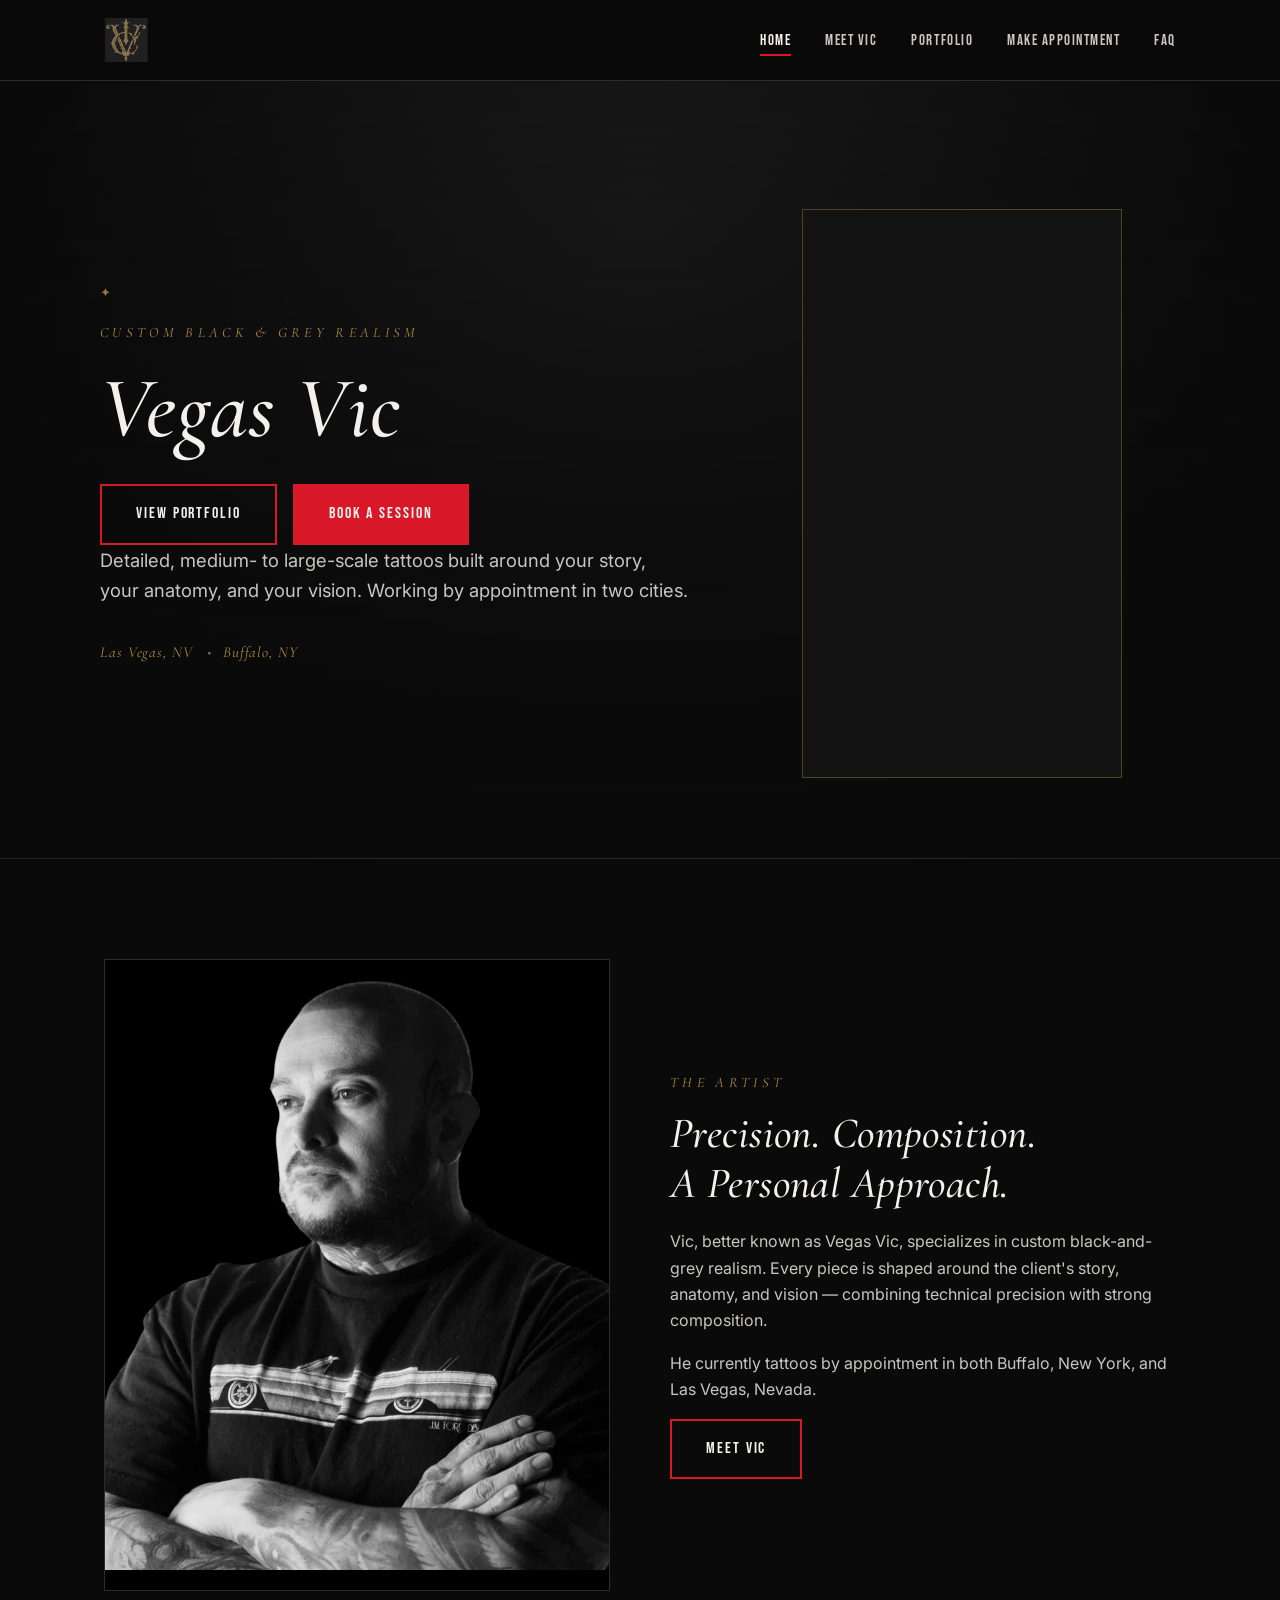
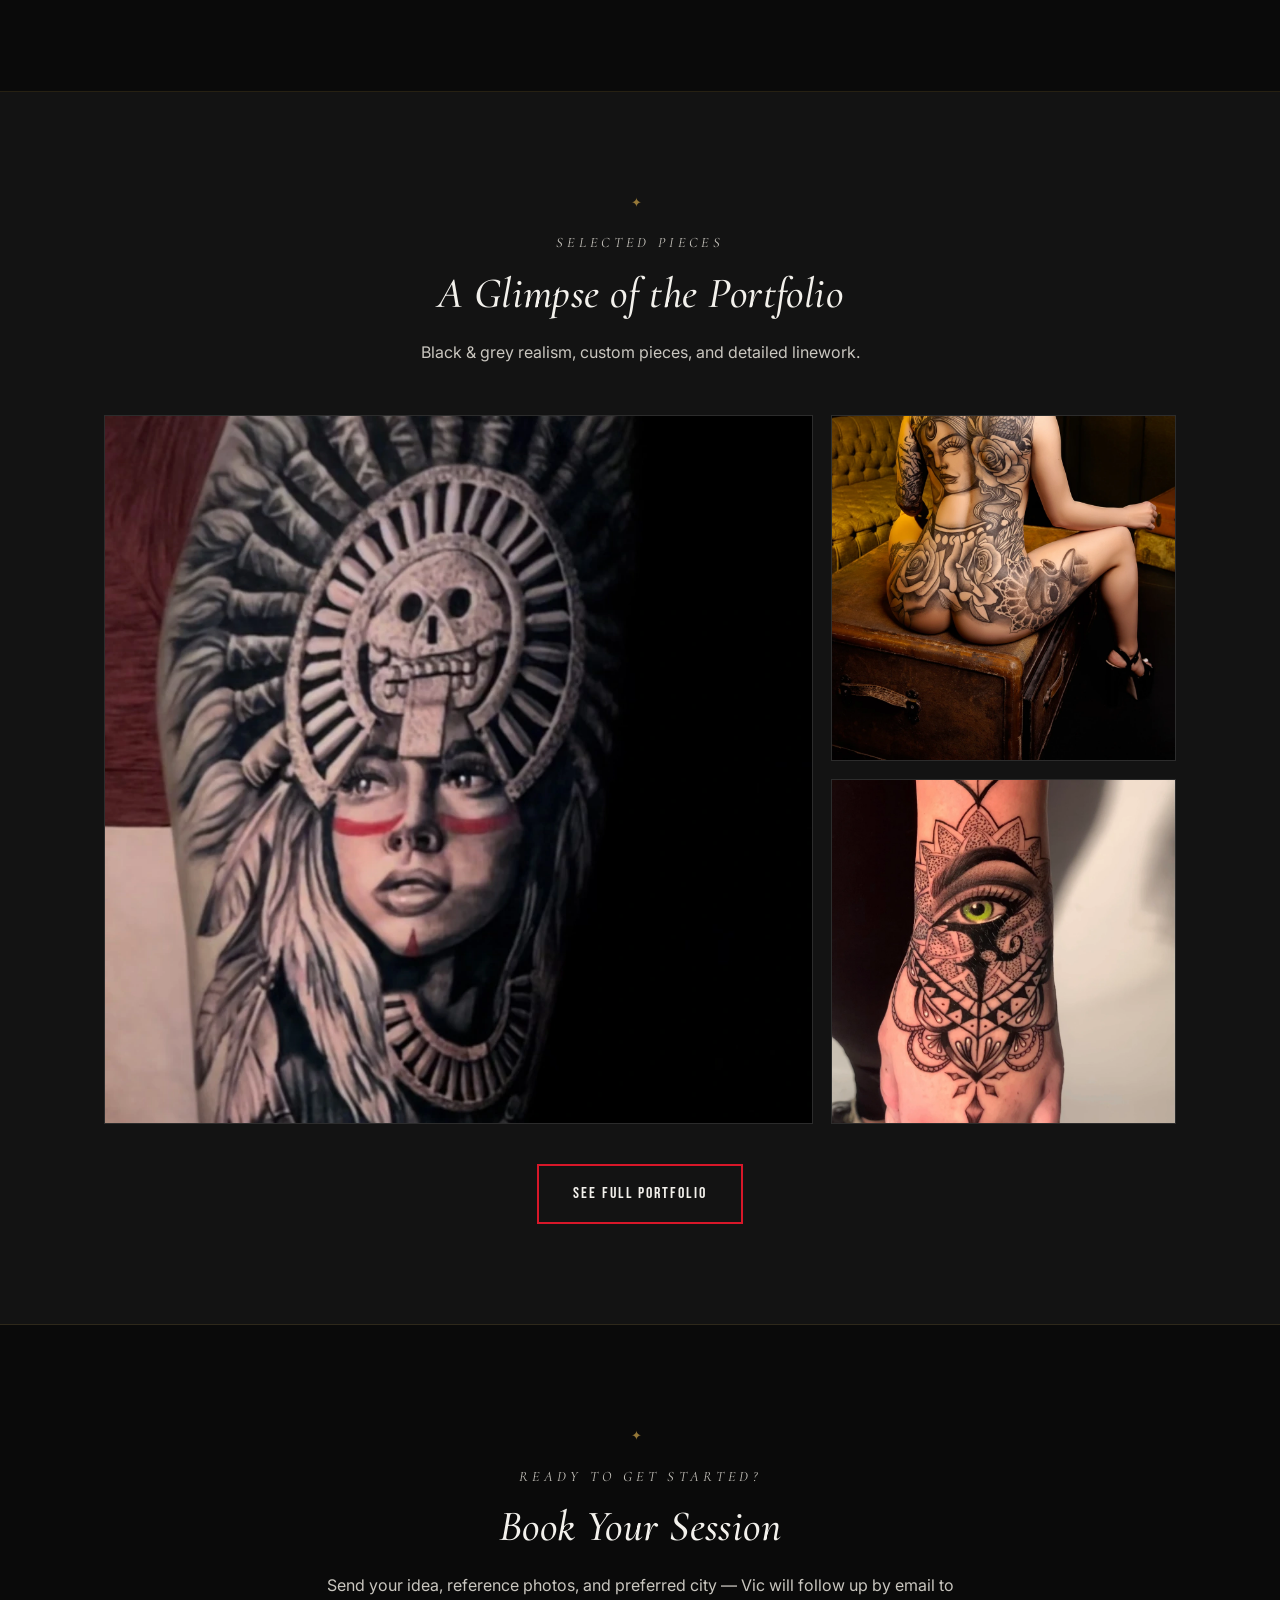
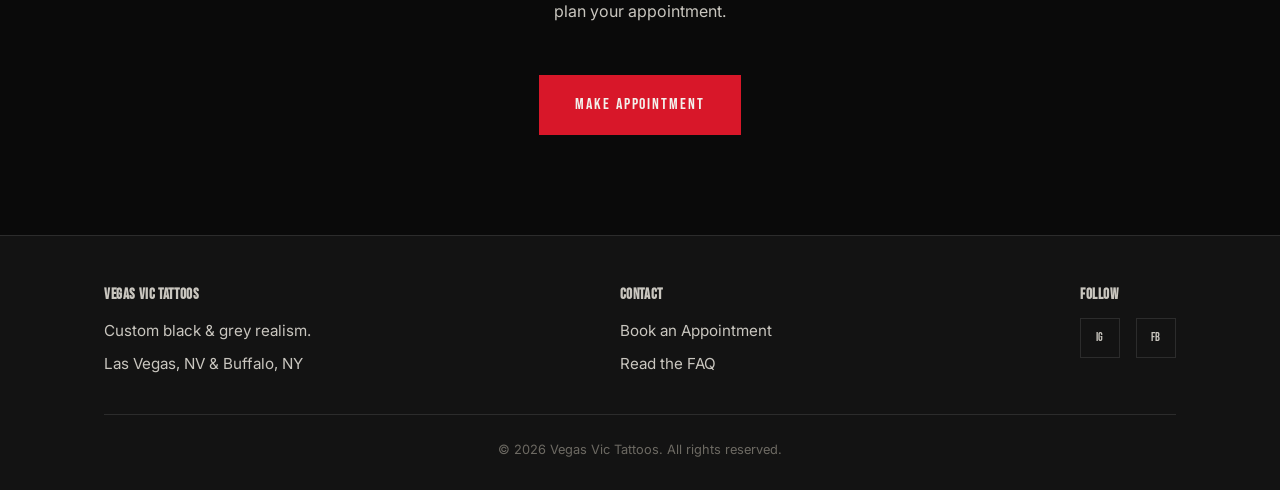
<file: index.html>
<!doctype html>
<html lang="en">
<head>
<meta charset="utf-8">
<meta name="viewport" content="width=device-width, initial-scale=1">
<title>Vegas Vic Tattoos | Custom Black &amp; Grey Realism — Las Vegas &amp; Buffalo</title>
<meta name="description" content="Vegas Vic — custom black-and-grey realism tattoo artist working by appointment in Las Vegas, NV and Buffalo, NY.">
<link rel="canonical" href="https://www.vegasvictattoos.com/">
<meta property="og:type" content="website">
<meta property="og:site_name" content="Vegas Vic Tattoos">
<meta property="og:title" content="Vegas Vic Tattoos | Custom Black & Grey Realism">
<meta property="og:description" content="Vegas Vic — custom black-and-grey realism tattoo artist working by appointment in Las Vegas, NV and Buffalo, NY.">
<meta property="og:url" content="https://www.vegasvictattoos.com/">
<meta property="og:image" content="https://www.vegasvictattoos.com/images/og-image.jpg">
<meta name="twitter:card" content="summary_large_image">
<meta name="twitter:title" content="Vegas Vic Tattoos | Custom Black & Grey Realism">
<meta name="twitter:description" content="Vegas Vic — custom black-and-grey realism tattoo artist working by appointment in Las Vegas, NV and Buffalo, NY.">
<meta name="twitter:image" content="https://www.vegasvictattoos.com/images/og-image.jpg">
<link rel="icon" type="image/png" href="favicon-32.png">
<link rel="icon" type="image/png" sizes="512x512" href="favicon-512.png">
<link rel="apple-touch-icon" href="apple-touch-icon.png">
<link rel="preconnect" href="https://fonts.googleapis.com">
<link rel="preconnect" href="https://fonts.gstatic.com" crossorigin>
<link href="https://fonts.googleapis.com/css2?family=Bebas+Neue&family=Cormorant+Garamond:ital,wght@0,400;0,500;0,600;1,400;1,500;1,600&family=Inter:wght@400;500;600&display=swap" rel="stylesheet">
<link rel="stylesheet" href="style.css">
<script type="application/ld+json">
{
  "@context": "https://schema.org",
  "@type": "LocalBusiness",
  "name": "Vegas Vic Tattoos",
  "image": "https://www.vegasvictattoos.com/images/og-image.jpg",
  "url": "https://www.vegasvictattoos.com/",
  "email": "vegasvictattoos@gmail.com",
  "description": "Custom black-and-grey realism tattoo artist working by appointment in Las Vegas, NV and Buffalo, NY.",
  "priceRange": "$750-$1500",
  "areaServed": [
    { "@type": "City", "name": "Las Vegas, NV" },
    { "@type": "City", "name": "Buffalo, NY" }
  ],
  "sameAs": [
    "https://www.instagram.com/vegasvic_tattoos/",
    "https://www.facebook.com/profile.php?id=100070552852035"
  ]
}
</script>
</head>
<body>

<header class="site-header">
  <div class="nav-wrap">
    <a href="index.html" class="logo"><img src="VEGASVICLOGO.webp" alt="Vegas Vic Tattoos" class="logo-img"></a>
    <button class="nav-toggle" aria-label="Toggle menu"><span></span><span></span><span></span></button>
    <nav class="main-nav">
      <ul>
        <li><a href="index.html" class="active">Home</a></li>
        <li><a href="meet-vic.html">Meet Vic</a></li>
        <li><a href="portfolio.html">Portfolio</a></li>
        <li><a href="appointment.html">Make Appointment</a></li>
        <li><a href="faq.html">FAQ</a></li>
      </ul>
    </nav>
  </div>
</header>

<main>

<section class="hero">
  <div class="hero-split">
    <div class="hero-text">
      <span class="ornament"></span>
      <p class="eyebrow">Custom Black &amp; Grey Realism</p>
      <h1>Vegas Vic</h1>
      <div class="btn-row">
        <a href="portfolio.html" class="btn">View Portfolio</a>
        <a href="appointment.html" class="btn btn-solid">Book a Session</a>
      </div>
      <p class="lede">Detailed, medium- to large-scale tattoos built around your story, your anatomy, and your vision. Working by appointment in two cities.</p>
      <div class="cities">
        <span class="city-badge">Las Vegas, NV</span>
        <span class="city-badge">Buffalo, NY</span>
      </div>
    </div>
    <div class="reel-frame">
      <video src="homepage-video.mp4" autoplay muted loop playsinline></video>
    </div>
  </div>
</section>

<section>
  <div class="container two-col">
    <div class="img-frame reveal">
      <img src="VIC_SELFIE.webp" alt="Vic, aka Vegas Vic, tattoo artist">
    </div>
    <div class="reveal">
      <p class="eyebrow">The Artist</p>
      <h2>Precision. Composition.<br>A Personal Approach.</h2>
      <p>Vic, better known as Vegas Vic, specializes in custom black-and-grey realism. Every piece is shaped around the client's story, anatomy, and vision — combining technical precision with strong composition.</p>
      <p>He currently tattoos by appointment in both Buffalo, New York, and Las Vegas, Nevada.</p>
      <a href="meet-vic.html" class="btn">Meet Vic</a>
    </div>
  </div>
</section>

<section class="section-alt">
  <div class="container">
    <div class="section-head reveal">
      <span class="ornament"></span>
      <p class="eyebrow">Selected Pieces</p>
      <h2>A Glimpse of the Portfolio</h2>
      <p>Black &amp; grey realism, custom pieces, and detailed linework.</p>
    </div>
    <div class="portfolio-grid reveal">
      <div class="img-frame"><img src="Homepage_1.webp" alt="Black and grey realism tattoo by Vegas Vic"></div>
      <div class="img-frame"><img src="Homepage_2.webp" alt="Custom tattoo piece by Vegas Vic"></div>
      <div class="img-frame"><img src="Homepage_3.webp" alt="Black and grey mandala hand tattoo by Vegas Vic"></div>
    </div>
    <div style="text-align:center; margin-top:40px;">
      <a href="portfolio.html" class="btn">See Full Portfolio</a>
    </div>
  </div>
</section>

<section>
  <div class="container">
    <div class="section-head reveal">
      <span class="ornament"></span>
      <p class="eyebrow">Ready to Get Started?</p>
      <h2>Book Your Session</h2>
      <p>Send your idea, reference photos, and preferred city — Vic will follow up by email to plan your appointment.</p>
    </div>
    <div style="text-align:center;">
      <a href="appointment.html" class="btn btn-solid">Make Appointment</a>
    </div>
  </div>
</section>

</main>

<footer class="site-footer">
  <div class="container">
    <div class="footer-inner">
      <div class="footer-col">
        <h4>Vegas Vic Tattoos</h4>
        <p>Custom black &amp; grey realism.</p>
        <p>Las Vegas, NV &amp; Buffalo, NY</p>
      </div>
      <div class="footer-col">
        <h4>Contact</h4>
        <a href="appointment.html">Book an Appointment</a>
        <a href="faq.html">Read the FAQ</a>
      </div>
      <div class="footer-col">
        <h4>Follow</h4>
        <div class="social-row">
          <a href="https://www.instagram.com/vegasvic_tattoos/" target="_blank" rel="noopener">IG</a>
          <a href="https://www.facebook.com/profile.php?id=100070552852035" target="_blank" rel="noopener">FB</a>
        </div>
      </div>
    </div>
    <div class="footer-bottom">&copy; 2026 Vegas Vic Tattoos. All rights reserved.</div>
  </div>
</footer>

<script src="script.js"></script>
</body>
</html>
</file>
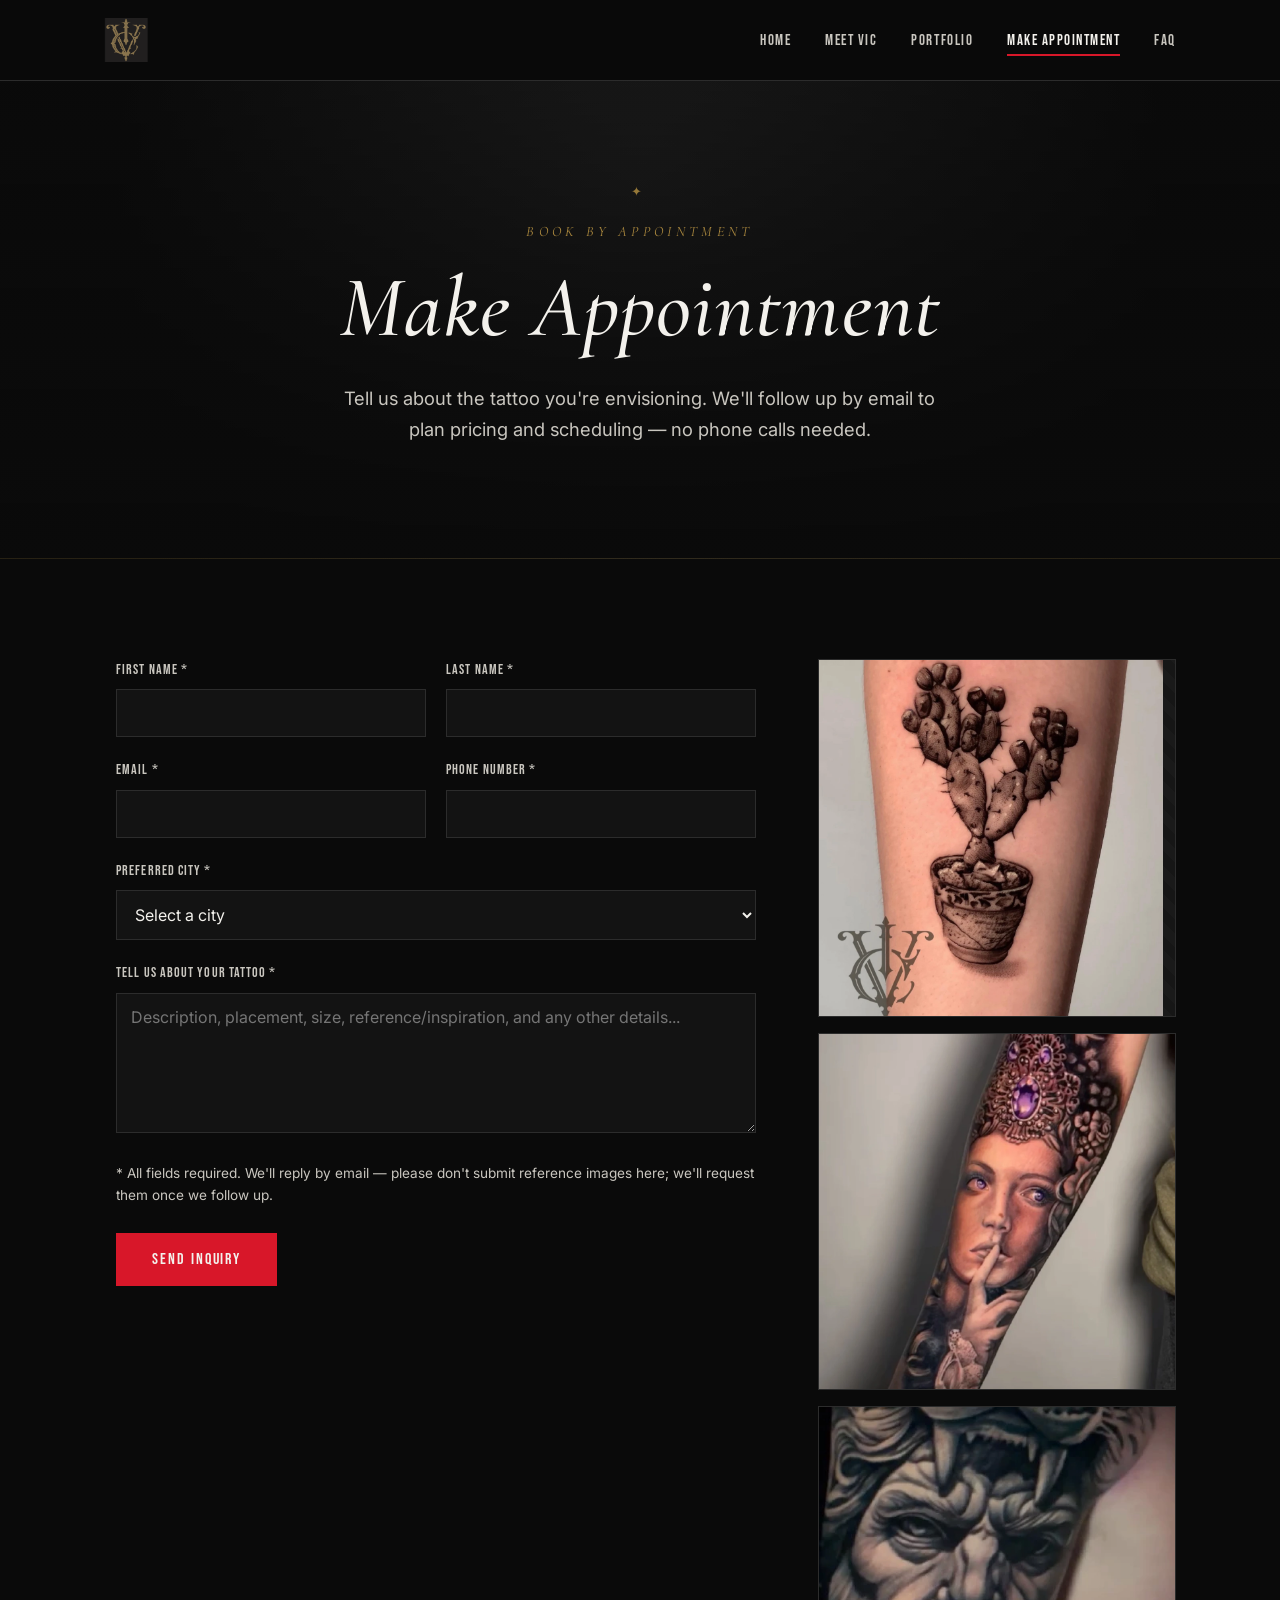
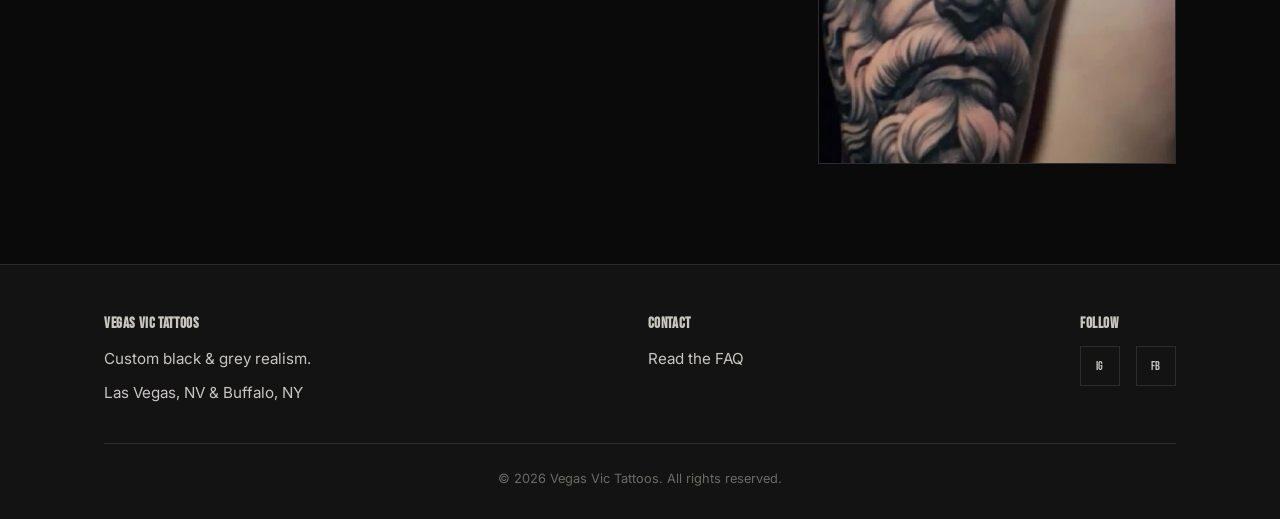
<file: appointment.html>
<!doctype html>
<html lang="en">
<head>
<meta charset="utf-8">
<meta name="viewport" content="width=device-width, initial-scale=1">
<title>Make Appointment | Vegas Vic Tattoos</title>
<meta name="description" content="Request a tattoo appointment with Vegas Vic in Las Vegas, NV or Buffalo, NY. Inquiries by email only.">
<link rel="canonical" href="https://www.vegasvictattoos.com/appointment.html">
<meta property="og:type" content="website">
<meta property="og:site_name" content="Vegas Vic Tattoos">
<meta property="og:title" content="Make Appointment | Vegas Vic Tattoos">
<meta property="og:description" content="Request a tattoo appointment with Vegas Vic in Las Vegas, NV or Buffalo, NY. Inquiries by email only.">
<meta property="og:url" content="https://www.vegasvictattoos.com/appointment.html">
<meta property="og:image" content="https://www.vegasvictattoos.com/images/og-image.jpg">
<meta name="twitter:card" content="summary_large_image">
<meta name="twitter:title" content="Make Appointment | Vegas Vic Tattoos">
<meta name="twitter:description" content="Request a tattoo appointment with Vegas Vic in Las Vegas, NV or Buffalo, NY. Inquiries by email only.">
<meta name="twitter:image" content="https://www.vegasvictattoos.com/images/og-image.jpg">
<link rel="icon" type="image/png" href="favicon-32.png">
<link rel="icon" type="image/png" sizes="512x512" href="favicon-512.png">
<link rel="apple-touch-icon" href="apple-touch-icon.png">
<link rel="preconnect" href="https://fonts.googleapis.com">
<link rel="preconnect" href="https://fonts.gstatic.com" crossorigin>
<link href="https://fonts.googleapis.com/css2?family=Bebas+Neue&family=Cormorant+Garamond:ital,wght@0,400;0,500;0,600;1,400;1,500;1,600&family=Inter:wght@400;500;600&display=swap" rel="stylesheet">
<link rel="stylesheet" href="style.css">
</head>
<body>

<header class="site-header">
  <div class="nav-wrap">
    <a href="index.html" class="logo"><img src="VEGASVICLOGO.webp" alt="Vegas Vic Tattoos" class="logo-img"></a>
    <button class="nav-toggle" aria-label="Toggle menu"><span></span><span></span><span></span></button>
    <nav class="main-nav">
      <ul>
        <li><a href="index.html">Home</a></li>
        <li><a href="meet-vic.html">Meet Vic</a></li>
        <li><a href="portfolio.html">Portfolio</a></li>
        <li><a href="appointment.html" class="active">Make Appointment</a></li>
        <li><a href="faq.html">FAQ</a></li>
      </ul>
    </nav>
  </div>
</header>

<main>

<section class="hero" style="min-height:44vh; padding-top:100px;">
  <div class="hero-inner">
    <span class="ornament"></span>
    <p class="eyebrow">Book By Appointment</p>
    <h1>Make Appointment</h1>
    <p class="lede">Tell us about the tattoo you're envisioning. We'll follow up by email to plan pricing and scheduling — no phone calls needed.</p>
  </div>
</section>

<section>
  <div class="container">
    <div class="form-layout reveal">
      <form class="contact-form" action="https://formsubmit.co/vegasvictattoos@gmail.com" method="POST">
        <!-- FormSubmit.co config: sends straight to Vic's inbox, no backend required.
             On first submission, FormSubmit sends a one-time confirmation email
             to vegasvictattoos@gmail.com that must be clicked to activate the form. -->
        <input type="hidden" name="_subject" value="New Appointment Inquiry — Vegas Vic Tattoos">
        <input type="hidden" name="_template" value="table">
        <input type="hidden" name="_captcha" value="false">
        <input type="text" name="_honey" style="display:none" tabindex="-1" autocomplete="off">

        <div class="form-row">
          <div class="field">
            <label for="firstName">First Name *</label>
            <input type="text" id="firstName" name="First Name" required>
          </div>
          <div class="field">
            <label for="lastName">Last Name *</label>
            <input type="text" id="lastName" name="Last Name" required>
          </div>
        </div>

        <div class="form-row">
          <div class="field">
            <label for="email">Email *</label>
            <input type="email" id="email" name="Email" required>
          </div>
          <div class="field">
            <label for="phone">Phone Number *</label>
            <input type="tel" id="phone" name="Phone Number" required>
          </div>
        </div>

        <div class="field">
          <label for="city">Preferred City *</label>
          <select id="city" name="Preferred City" required>
            <option value="" disabled selected>Select a city</option>
            <option value="Las Vegas, NV">Las Vegas, NV</option>
            <option value="Buffalo, NY">Buffalo, NY</option>
          </select>
        </div>

        <div class="field">
          <label for="message">Tell Us About Your Tattoo *</label>
          <textarea id="message" name="Message" required placeholder="Description, placement, size, reference/inspiration, and any other details..."></textarea>
        </div>

        <p class="required-note">* All fields required. We'll reply by email — please don't submit reference images here; we'll request them once we follow up.</p>

        <button type="submit" class="btn btn-solid">Send Inquiry</button>
        <p class="form-status"></p>
      </form>

      <div class="side-gallery">
        <div class="img-frame"><img src="MAKEAPPT__1.webp" alt="Black and grey tattoo work by Vegas Vic"></div>
        <div class="img-frame"><img src="MAKEAPPT_2.webp" alt="Custom tattoo piece by Vegas Vic"></div>
        <div class="img-frame"><img src="MAKEAPPT_3.webp" alt="Hand and wrist tattoo by Vegas Vic"></div>
      </div>
    </div>
  </div>
</section>

</main>

<footer class="site-footer">
  <div class="container">
    <div class="footer-inner">
      <div class="footer-col">
        <h4>Vegas Vic Tattoos</h4>
        <p>Custom black &amp; grey realism.</p>
        <p>Las Vegas, NV &amp; Buffalo, NY</p>
      </div>
      <div class="footer-col">
        <h4>Contact</h4>
        <a href="faq.html">Read the FAQ</a>
      </div>
      <div class="footer-col">
        <h4>Follow</h4>
        <div class="social-row">
          <a href="https://www.instagram.com/vegasvic_tattoos/" target="_blank" rel="noopener">IG</a>
          <a href="https://www.facebook.com/profile.php?id=100070552852035" target="_blank" rel="noopener">FB</a>
        </div>
      </div>
    </div>
    <div class="footer-bottom">&copy; 2026 Vegas Vic Tattoos. All rights reserved.</div>
  </div>
</footer>

<script src="script.js"></script>
</body>
</html>
</file>
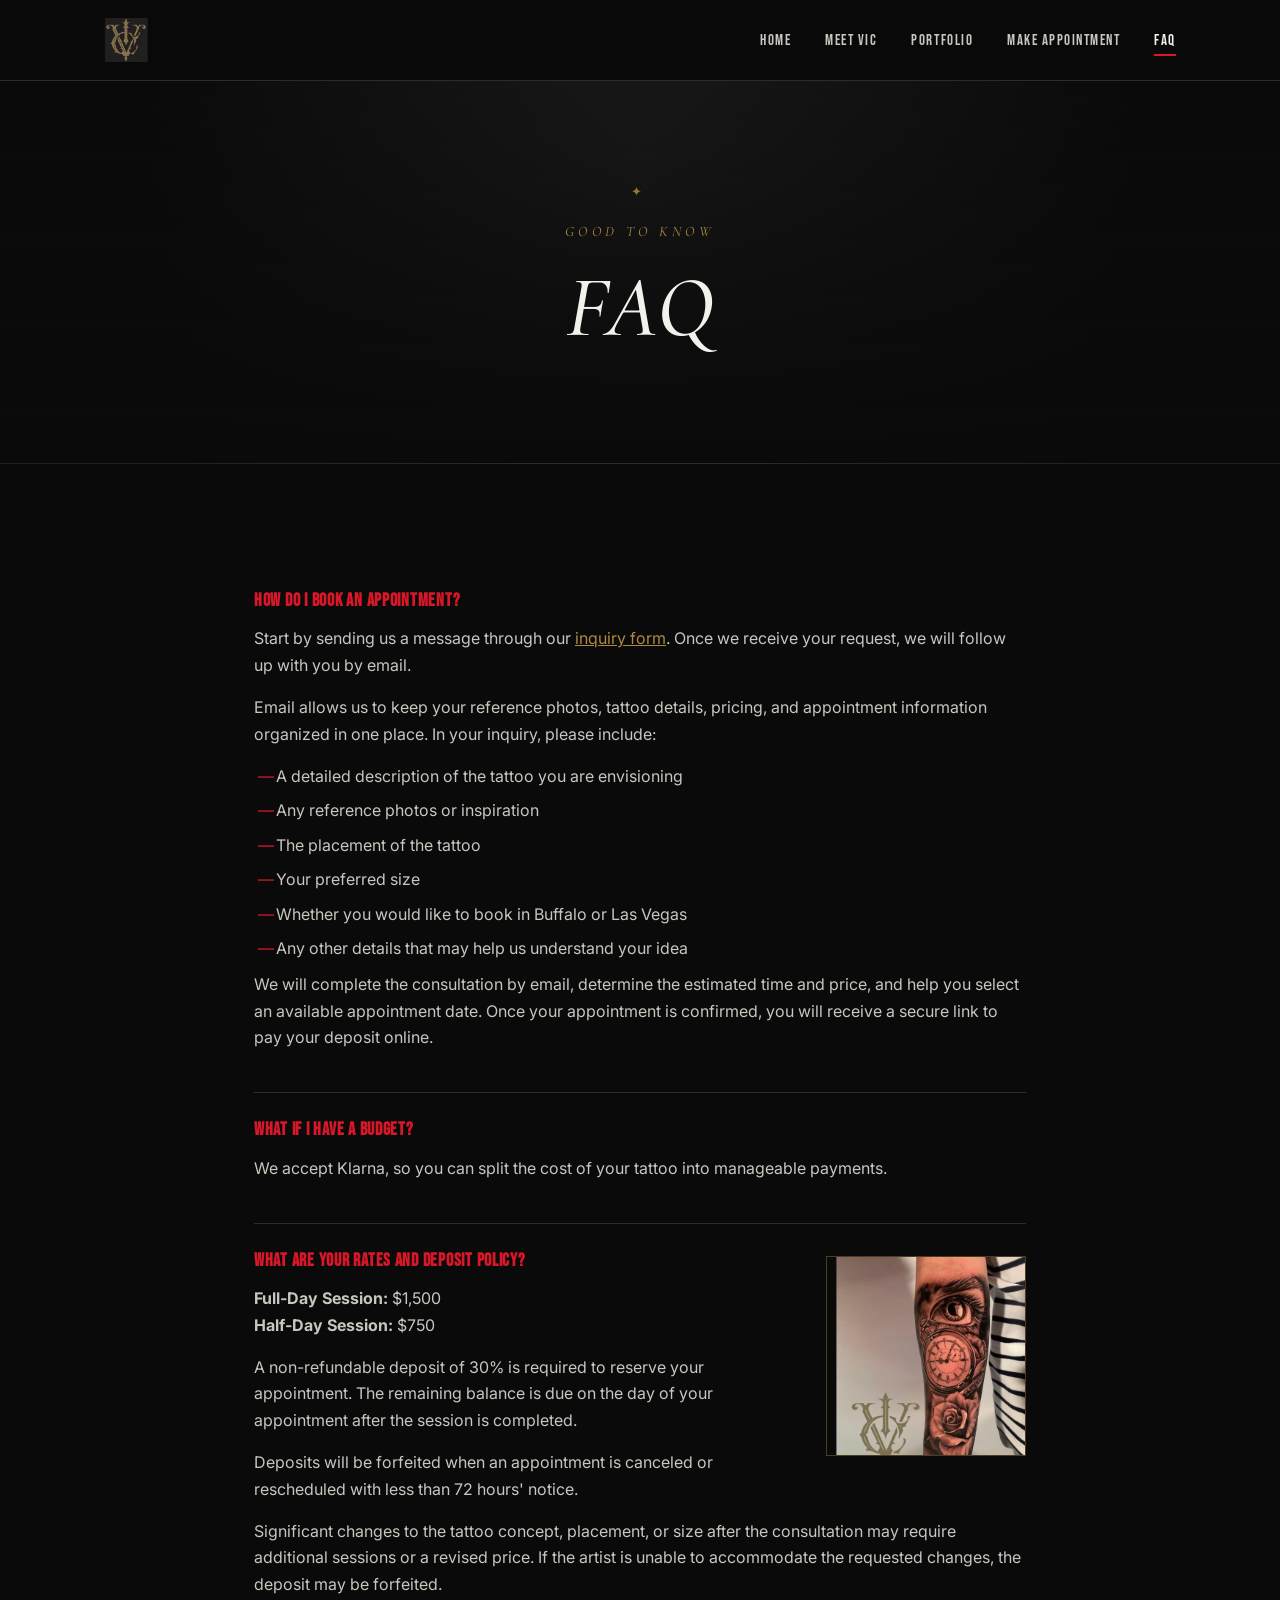
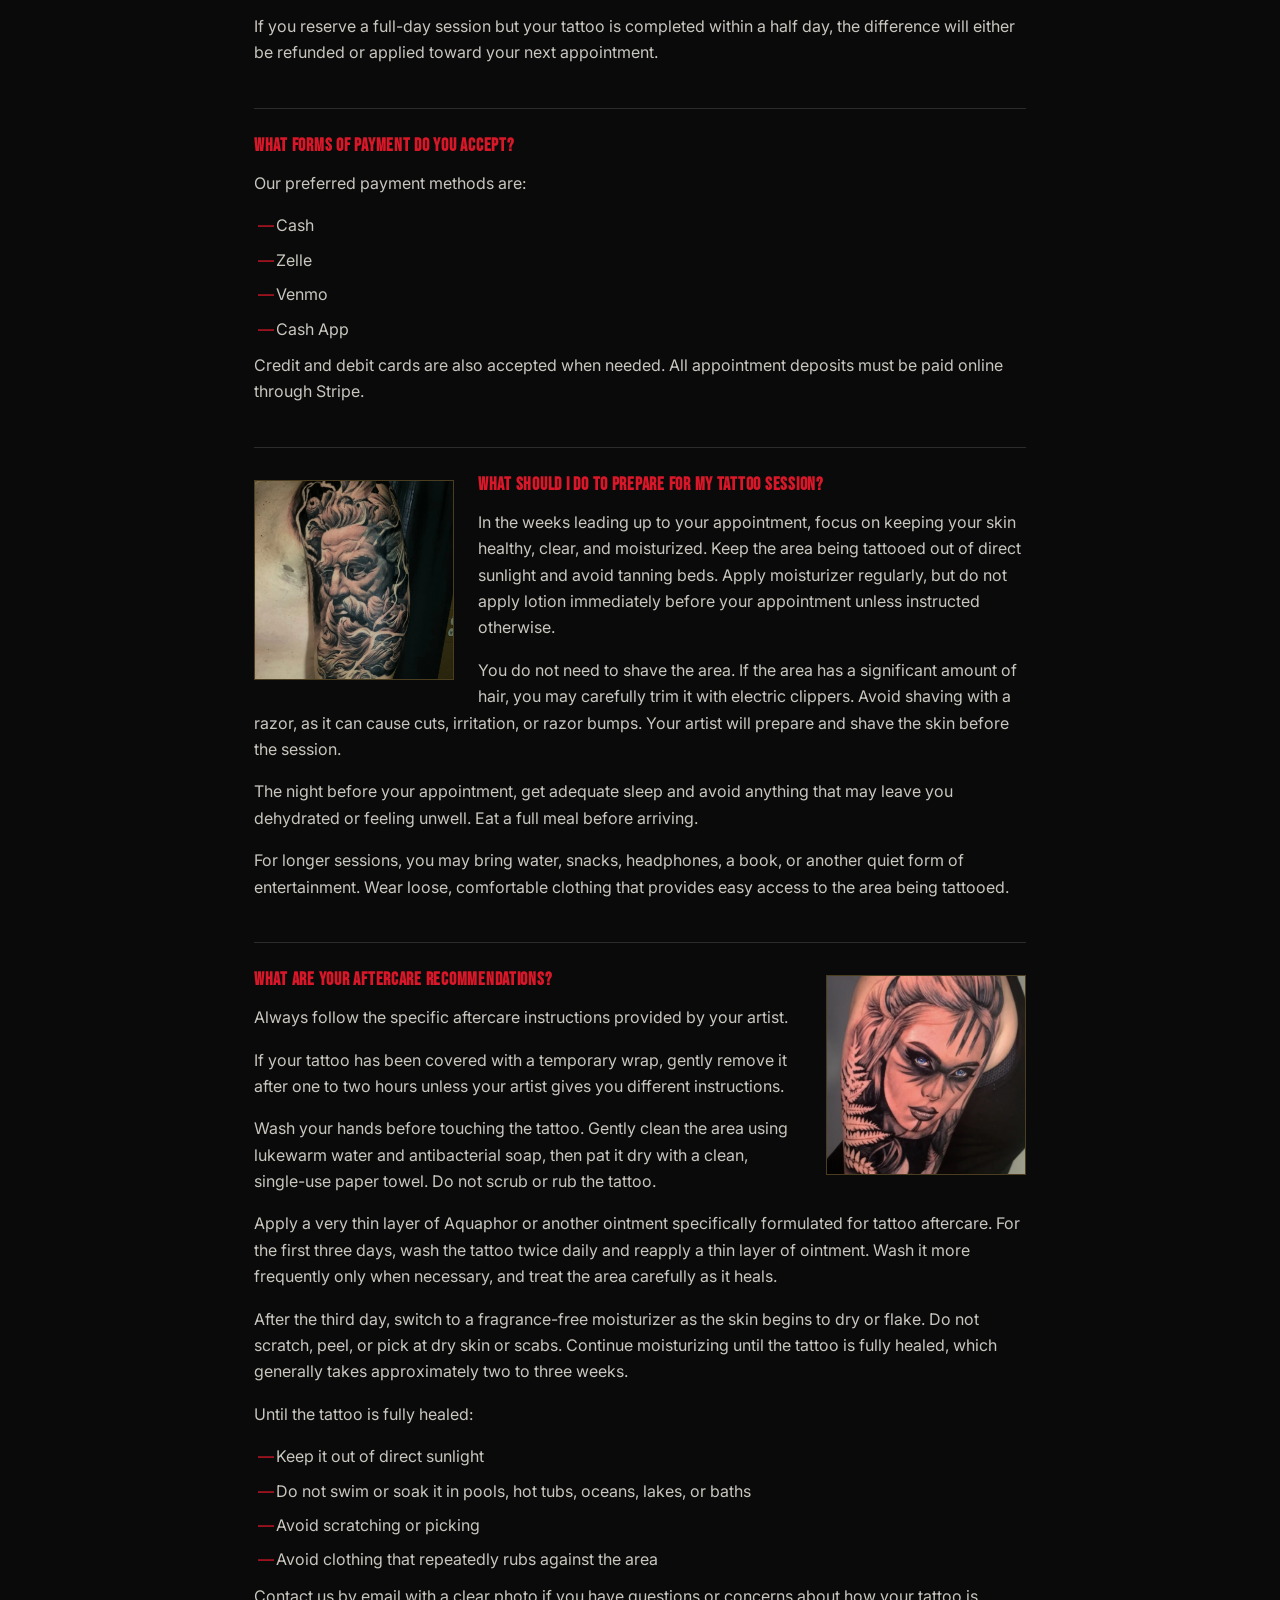
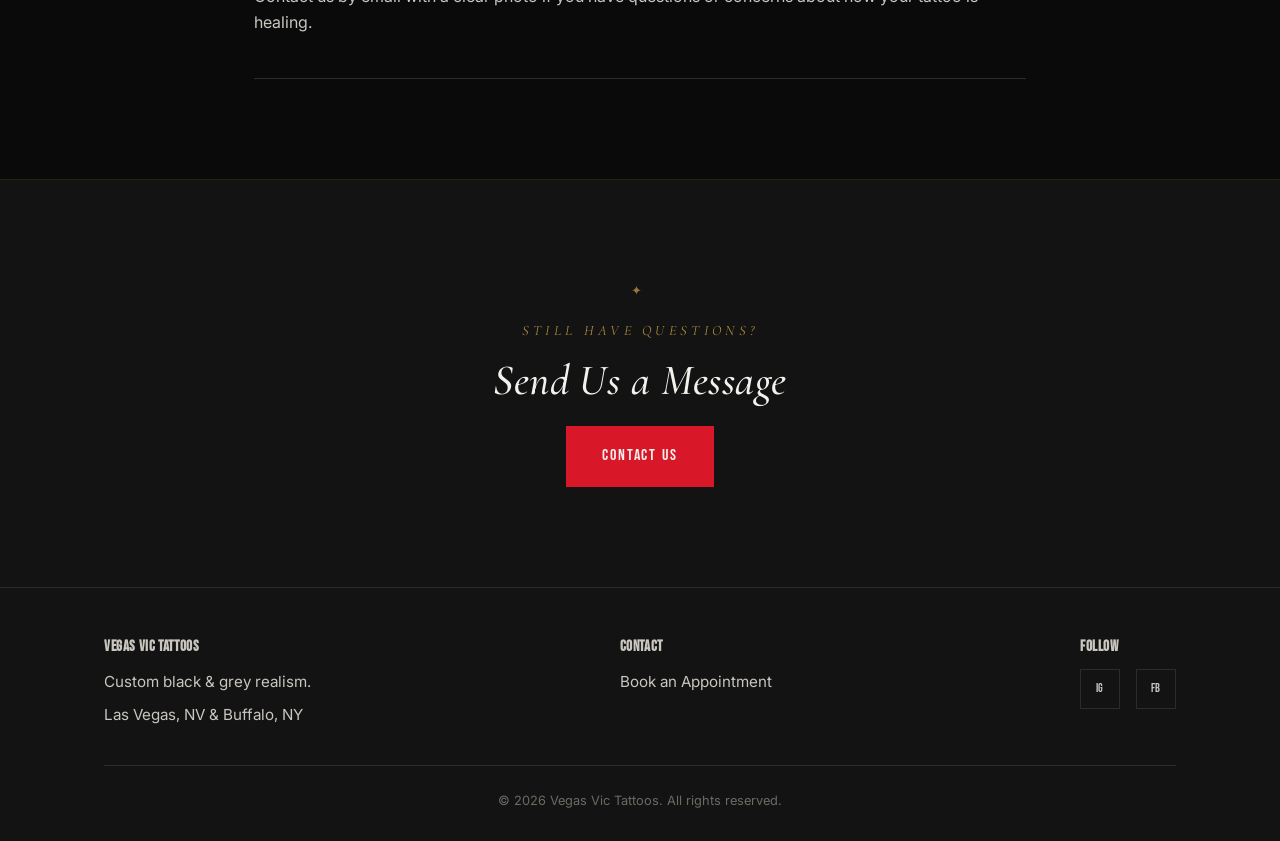
<file: faq.html>
<!doctype html>
<html lang="en">
<head>
<meta charset="utf-8">
<meta name="viewport" content="width=device-width, initial-scale=1">
<title>FAQ | Vegas Vic Tattoos</title>
<meta name="description" content="Frequently asked questions about booking, pricing, deposits, payment, prep, and aftercare for tattoo sessions with Vegas Vic.">
<link rel="canonical" href="https://www.vegasvictattoos.com/faq.html">
<meta property="og:type" content="website">
<meta property="og:site_name" content="Vegas Vic Tattoos">
<meta property="og:title" content="FAQ | Vegas Vic Tattoos">
<meta property="og:description" content="Frequently asked questions about booking, pricing, deposits, payment, prep, and aftercare for tattoo sessions with Vegas Vic.">
<meta property="og:url" content="https://www.vegasvictattoos.com/faq.html">
<meta property="og:image" content="https://www.vegasvictattoos.com/images/og-image.jpg">
<meta name="twitter:card" content="summary_large_image">
<meta name="twitter:title" content="FAQ | Vegas Vic Tattoos">
<meta name="twitter:description" content="Frequently asked questions about booking, pricing, deposits, payment, prep, and aftercare for tattoo sessions with Vegas Vic.">
<meta name="twitter:image" content="https://www.vegasvictattoos.com/images/og-image.jpg">
<link rel="icon" type="image/png" href="favicon-32.png">
<link rel="icon" type="image/png" sizes="512x512" href="favicon-512.png">
<link rel="apple-touch-icon" href="apple-touch-icon.png">
<link rel="preconnect" href="https://fonts.googleapis.com">
<link rel="preconnect" href="https://fonts.gstatic.com" crossorigin>
<link href="https://fonts.googleapis.com/css2?family=Bebas+Neue&family=Cormorant+Garamond:ital,wght@0,400;0,500;0,600;1,400;1,500;1,600&family=Inter:wght@400;500;600&display=swap" rel="stylesheet">
<link rel="stylesheet" href="style.css">
<script type="application/ld+json">
{
  "@context": "https://schema.org",
  "@type": "FAQPage",
  "mainEntity": [
    {
      "@type": "Question",
      "name": "How do I book an appointment?",
      "acceptedAnswer": {
        "@type": "Answer",
        "text": "Send a message through the inquiry form with a description of the tattoo, reference photos, placement, size, and preferred city (Buffalo or Las Vegas). Consultation, pricing, and scheduling are handled by email, and a secure deposit link is sent once the appointment is confirmed."
      }
    },
    {
      "@type": "Question",
      "name": "What are your rates and deposit policy?",
      "acceptedAnswer": {
        "@type": "Answer",
        "text": "A full-day session is $1,500 and a half-day session is $750. A non-refundable 30% deposit is required to reserve an appointment, with the balance due the day of the session. Deposits are forfeited for cancellations or reschedules with less than 72 hours' notice."
      }
    },
    {
      "@type": "Question",
      "name": "What forms of payment do you accept?",
      "acceptedAnswer": {
        "@type": "Answer",
        "text": "Preferred payment methods are cash, Zelle, Venmo, and Cash App. Credit and debit cards are also accepted when needed. Appointment deposits are paid online through Stripe."
      }
    },
    {
      "@type": "Question",
      "name": "How should I prepare for my tattoo session?",
      "acceptedAnswer": {
        "@type": "Answer",
        "text": "Keep the area moisturized and out of direct sun in the weeks before your appointment, avoid shaving the area with a razor, get adequate sleep, eat a full meal beforehand, and wear loose, comfortable clothing that allows easy access to the area."
      }
    },
    {
      "@type": "Question",
      "name": "What are your aftercare recommendations?",
      "acceptedAnswer": {
        "@type": "Answer",
        "text": "Clean the tattoo gently with lukewarm water and antibacterial soap, apply a thin layer of tattoo aftercare ointment for the first few days, then switch to a fragrance-free moisturizer. Keep the tattoo out of direct sun and out of pools, hot tubs, and baths until fully healed, which takes about two to three weeks."
      }
    }
  ]
}
</script>
</head>
<body>

<header class="site-header">
  <div class="nav-wrap">
    <a href="index.html" class="logo"><img src="VEGASVICLOGO.webp" alt="Vegas Vic Tattoos" class="logo-img"></a>
    <button class="nav-toggle" aria-label="Toggle menu"><span></span><span></span><span></span></button>
    <nav class="main-nav">
      <ul>
        <li><a href="index.html">Home</a></li>
        <li><a href="meet-vic.html">Meet Vic</a></li>
        <li><a href="portfolio.html">Portfolio</a></li>
        <li><a href="appointment.html">Make Appointment</a></li>
        <li><a href="faq.html" class="active">FAQ</a></li>
      </ul>
    </nav>
  </div>
</header>

<main>

<section class="hero" style="min-height:40vh; padding-top:100px;">
  <div class="hero-inner">
    <span class="ornament"></span>
    <p class="eyebrow">Good to Know</p>
    <h1>FAQ</h1>
  </div>
</section>

<section>
  <div class="container" style="max-width:820px;">

    <div class="faq-item">
      <h3>How do I book an appointment?</h3>
      <p>Start by sending us a message through our <a href="appointment.html" style="color:var(--gold); text-decoration:underline;">inquiry form</a>. Once we receive your request, we will follow up with you by email.</p>
      <p>Email allows us to keep your reference photos, tattoo details, pricing, and appointment information organized in one place. In your inquiry, please include:</p>
      <ul>
        <li>A detailed description of the tattoo you are envisioning</li>
        <li>Any reference photos or inspiration</li>
        <li>The placement of the tattoo</li>
        <li>Your preferred size</li>
        <li>Whether you would like to book in Buffalo or Las Vegas</li>
        <li>Any other details that may help us understand your idea</li>
      </ul>
      <p>We will complete the consultation by email, determine the estimated time and price, and help you select an available appointment date. Once your appointment is confirmed, you will receive a secure link to pay your deposit online.</p>
    </div>

    <div class="faq-item">
      <h3>What if I have a budget?</h3>
      <p>We accept Klarna, so you can split the cost of your tattoo into manageable payments.</p>
    </div>

    <div class="faq-item">
      <div class="faq-img"><img src="FAQ_1.webp" alt="Healed black and grey tattoo by Vegas Vic"></div>
      <h3>What are your rates and deposit policy?</h3>
      <p><strong>Full-Day Session:</strong> $1,500<br><strong>Half-Day Session:</strong> $750</p>
      <p>A non-refundable deposit of 30% is required to reserve your appointment. The remaining balance is due on the day of your appointment after the session is completed.</p>
      <p>Deposits will be forfeited when an appointment is canceled or rescheduled with less than 72 hours' notice.</p>
      <p>Significant changes to the tattoo concept, placement, or size after the consultation may require additional sessions or a revised price. If the artist is unable to accommodate the requested changes, the deposit may be forfeited.</p>
      <p>If you reserve a full-day session but your tattoo is completed within a half day, the difference will either be refunded or applied toward your next appointment.</p>
    </div>

    <div class="faq-item">
      <h3>What forms of payment do you accept?</h3>
      <p>Our preferred payment methods are:</p>
      <ul>
        <li>Cash</li>
        <li>Zelle</li>
        <li>Venmo</li>
        <li>Cash App</li>
      </ul>
      <p>Credit and debit cards are also accepted when needed. All appointment deposits must be paid online through Stripe.</p>
    </div>

    <div class="faq-item">
      <div class="faq-img left"><img src="FAQ_2.webp" alt="Healed shoulder piece tattoo by Vegas Vic"></div>
      <h3>What should I do to prepare for my tattoo session?</h3>
      <p>In the weeks leading up to your appointment, focus on keeping your skin healthy, clear, and moisturized. Keep the area being tattooed out of direct sunlight and avoid tanning beds. Apply moisturizer regularly, but do not apply lotion immediately before your appointment unless instructed otherwise.</p>
      <p>You do not need to shave the area. If the area has a significant amount of hair, you may carefully trim it with electric clippers. Avoid shaving with a razor, as it can cause cuts, irritation, or razor bumps. Your artist will prepare and shave the skin before the session.</p>
      <p>The night before your appointment, get adequate sleep and avoid anything that may leave you dehydrated or feeling unwell. Eat a full meal before arriving.</p>
      <p>For longer sessions, you may bring water, snacks, headphones, a book, or another quiet form of entertainment. Wear loose, comfortable clothing that provides easy access to the area being tattooed.</p>
    </div>

    <div class="faq-item">
      <div class="faq-img"><img src="FAQ_3.webp" alt="Healed color portrait tattoo by Vegas Vic"></div>
      <h3>What are your aftercare recommendations?</h3>
      <p>Always follow the specific aftercare instructions provided by your artist.</p>
      <p>If your tattoo has been covered with a temporary wrap, gently remove it after one to two hours unless your artist gives you different instructions.</p>
      <p>Wash your hands before touching the tattoo. Gently clean the area using lukewarm water and antibacterial soap, then pat it dry with a clean, single-use paper towel. Do not scrub or rub the tattoo.</p>
      <p>Apply a very thin layer of Aquaphor or another ointment specifically formulated for tattoo aftercare. For the first three days, wash the tattoo twice daily and reapply a thin layer of ointment. Wash it more frequently only when necessary, and treat the area carefully as it heals.</p>
      <p>After the third day, switch to a fragrance-free moisturizer as the skin begins to dry or flake. Do not scratch, peel, or pick at dry skin or scabs. Continue moisturizing until the tattoo is fully healed, which generally takes approximately two to three weeks.</p>
      <p>Until the tattoo is fully healed:</p>
      <ul>
        <li>Keep it out of direct sunlight</li>
        <li>Do not swim or soak it in pools, hot tubs, oceans, lakes, or baths</li>
        <li>Avoid scratching or picking</li>
        <li>Avoid clothing that repeatedly rubs against the area</li>
      </ul>
      <p>Contact us by email with a clear photo if you have questions or concerns about how your tattoo is healing.</p>
    </div>

  </div>
</section>

<section class="section-alt">
  <div class="container reveal" style="text-align:center;">
    <span class="ornament"></span>
    <p class="eyebrow">Still Have Questions?</p>
    <h2>Send Us a Message</h2>
    <a href="appointment.html" class="btn btn-solid">Contact Us</a>
  </div>
</section>

</main>

<footer class="site-footer">
  <div class="container">
    <div class="footer-inner">
      <div class="footer-col">
        <h4>Vegas Vic Tattoos</h4>
        <p>Custom black &amp; grey realism.</p>
        <p>Las Vegas, NV &amp; Buffalo, NY</p>
      </div>
      <div class="footer-col">
        <h4>Contact</h4>
        <a href="appointment.html">Book an Appointment</a>
      </div>
      <div class="footer-col">
        <h4>Follow</h4>
        <div class="social-row">
          <a href="https://www.instagram.com/vegasvic_tattoos/" target="_blank" rel="noopener">IG</a>
          <a href="https://www.facebook.com/profile.php?id=100070552852035" target="_blank" rel="noopener">FB</a>
        </div>
      </div>
    </div>
    <div class="footer-bottom">&copy; 2026 Vegas Vic Tattoos. All rights reserved.</div>
  </div>
</footer>

<script src="script.js"></script>
</body>
</html>
</file>
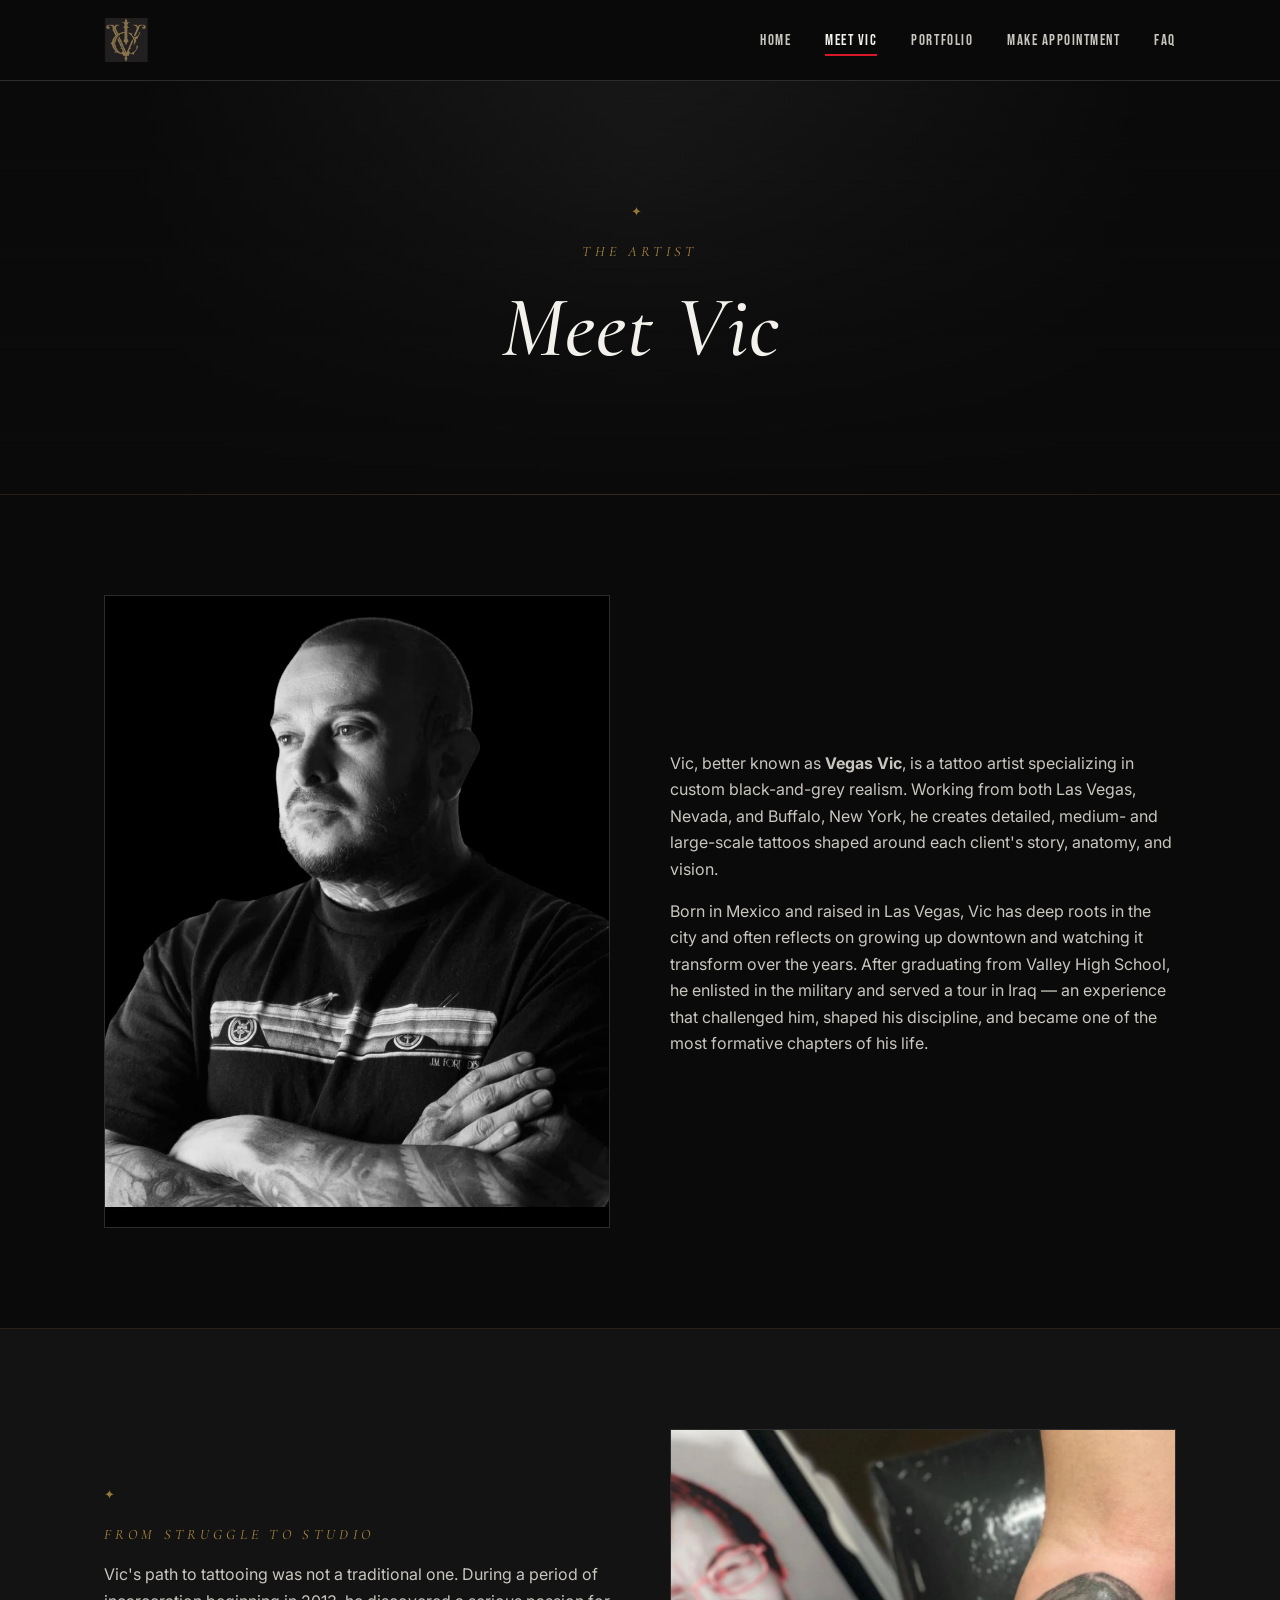
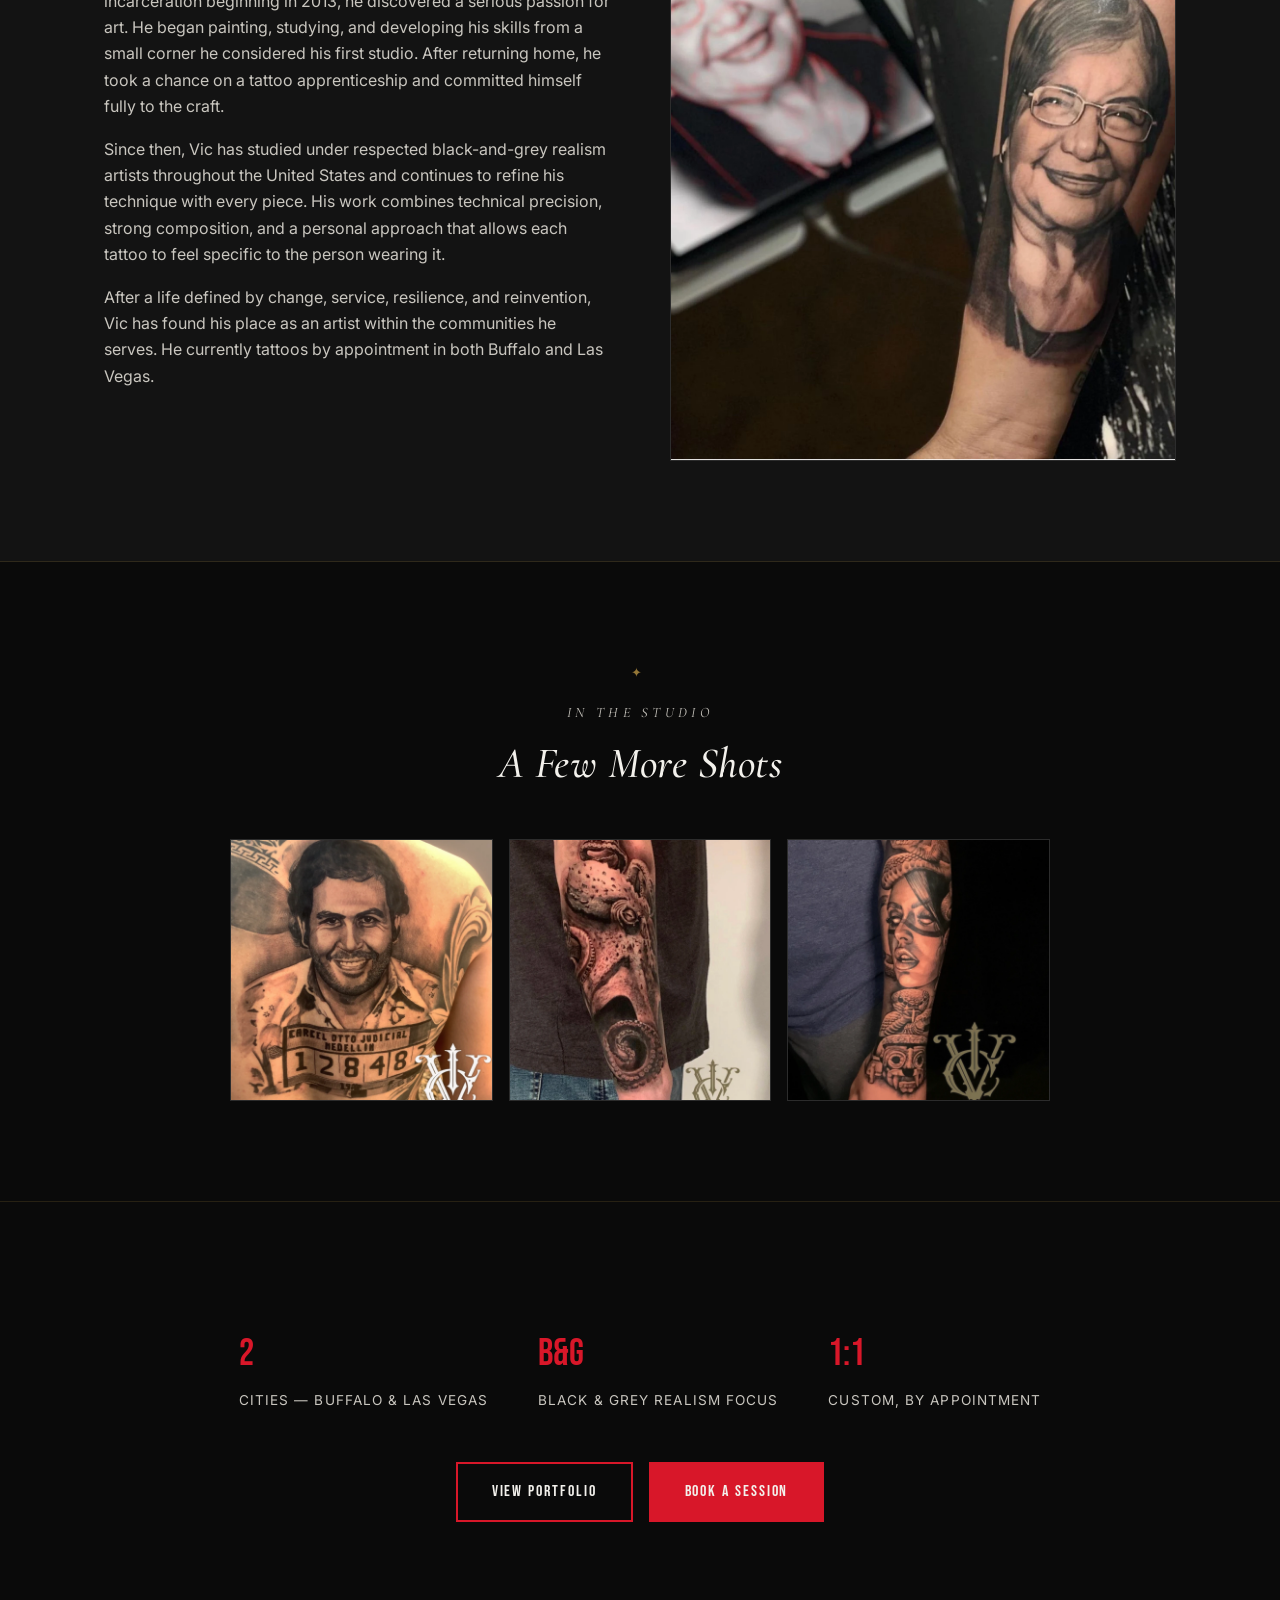
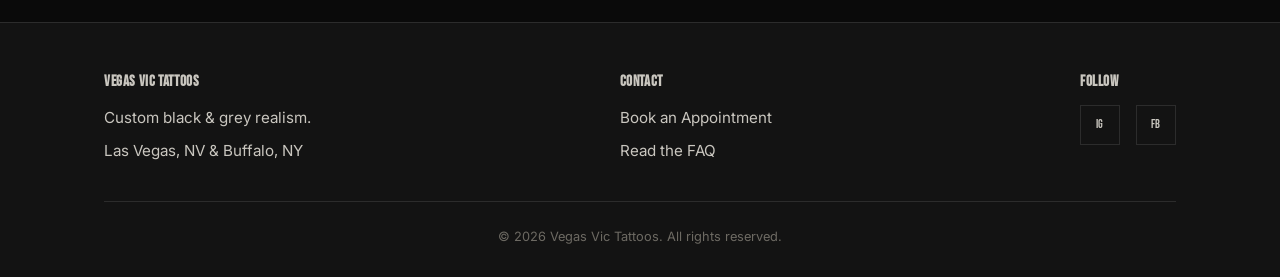
<file: meet-vic.html>
<!doctype html>
<html lang="en">
<head>
<meta charset="utf-8">
<meta name="viewport" content="width=device-width, initial-scale=1">
<title>Meet Vic | Vegas Vic Tattoos</title>
<meta name="description" content="Meet Vic — Vegas Vic — custom black-and-grey realism tattoo artist working in Las Vegas, NV and Buffalo, NY.">
<link rel="canonical" href="https://www.vegasvictattoos.com/meet-vic.html">
<meta property="og:type" content="website">
<meta property="og:site_name" content="Vegas Vic Tattoos">
<meta property="og:title" content="Meet Vic | Vegas Vic Tattoos">
<meta property="og:description" content="Meet Vic — Vegas Vic — custom black-and-grey realism tattoo artist working in Las Vegas, NV and Buffalo, NY.">
<meta property="og:url" content="https://www.vegasvictattoos.com/meet-vic.html">
<meta property="og:image" content="https://www.vegasvictattoos.com/images/og-image.jpg">
<meta name="twitter:card" content="summary_large_image">
<meta name="twitter:title" content="Meet Vic | Vegas Vic Tattoos">
<meta name="twitter:description" content="Meet Vic — Vegas Vic — custom black-and-grey realism tattoo artist working in Las Vegas, NV and Buffalo, NY.">
<meta name="twitter:image" content="https://www.vegasvictattoos.com/images/og-image.jpg">
<link rel="icon" type="image/png" href="favicon-32.png">
<link rel="icon" type="image/png" sizes="512x512" href="favicon-512.png">
<link rel="apple-touch-icon" href="apple-touch-icon.png">
<link rel="preconnect" href="https://fonts.googleapis.com">
<link rel="preconnect" href="https://fonts.gstatic.com" crossorigin>
<link href="https://fonts.googleapis.com/css2?family=Bebas+Neue&family=Cormorant+Garamond:ital,wght@0,400;0,500;0,600;1,400;1,500;1,600&family=Inter:wght@400;500;600&display=swap" rel="stylesheet">
<link rel="stylesheet" href="style.css">
</head>
<body>

<header class="site-header">
  <div class="nav-wrap">
    <a href="index.html" class="logo"><img src="VEGASVICLOGO.webp" alt="Vegas Vic Tattoos" class="logo-img"></a>
    <button class="nav-toggle" aria-label="Toggle menu"><span></span><span></span><span></span></button>
    <nav class="main-nav">
      <ul>
        <li><a href="index.html">Home</a></li>
        <li><a href="meet-vic.html" class="active">Meet Vic</a></li>
        <li><a href="portfolio.html">Portfolio</a></li>
        <li><a href="appointment.html">Make Appointment</a></li>
        <li><a href="faq.html">FAQ</a></li>
      </ul>
    </nav>
  </div>
</header>

<main>

<section class="hero" style="min-height:46vh; padding-top:110px;">
  <div class="hero-inner">
    <span class="ornament"></span>
    <p class="eyebrow">The Artist</p>
    <h1>Meet Vic</h1>
  </div>
</section>

<section>
  <div class="container two-col">
    <div class="img-frame reveal">
      <img src="VIC_SELFIE.webp" alt="Vic, aka Vegas Vic, tattoo artist">
    </div>
    <div class="reveal">
      <p>Vic, better known as <strong>Vegas Vic</strong>, is a tattoo artist specializing in custom black-and-grey realism. Working from both Las Vegas, Nevada, and Buffalo, New York, he creates detailed, medium- and large-scale tattoos shaped around each client's story, anatomy, and vision.</p>
      <p>Born in Mexico and raised in Las Vegas, Vic has deep roots in the city and often reflects on growing up downtown and watching it transform over the years. After graduating from Valley High School, he enlisted in the military and served a tour in Iraq — an experience that challenged him, shaped his discipline, and became one of the most formative chapters of his life.</p>
    </div>
  </div>
</section>

<section class="section-alt">
  <div class="container two-col">
    <div class="reveal">
      <span class="ornament"></span>
      <p class="eyebrow">From Struggle to Studio</p>
      <p>Vic's path to tattooing was not a traditional one. During a period of incarceration beginning in 2013, he discovered a serious passion for art. He began painting, studying, and developing his skills from a small corner he considered his first studio. After returning home, he took a chance on a tattoo apprenticeship and committed himself fully to the craft.</p>
      <p>Since then, Vic has studied under respected black-and-grey realism artists throughout the United States and continues to refine his technique with every piece. His work combines technical precision, strong composition, and a personal approach that allows each tattoo to feel specific to the person wearing it.</p>
      <p>After a life defined by change, service, resilience, and reinvention, Vic has found his place as an artist within the communities he serves. He currently tattoos by appointment in both Buffalo and Las Vegas.</p>
    </div>
    <div class="img-frame reveal">
      <img src="MEETVIC_1.webp" alt="Color realism portrait tattoo by Vegas Vic">
    </div>
  </div>
</section>

<section>
  <div class="container">
    <div class="section-head reveal">
      <span class="ornament"></span>
      <p class="eyebrow">In the Studio</p>
      <h2>A Few More Shots</h2>
    </div>
    <div class="mini-grid reveal">
      <div class="img-frame"><img src="MEETVIC_4.webp" alt="Black and grey portrait tattoo by Vegas Vic"></div>
      <div class="img-frame"><img src="MEETVIC_2.webp" alt="Color realism octopus tattoo by Vegas Vic"></div>
      <div class="img-frame"><img src="MEETVIC_3.webp" alt="Black and grey portrait tattoo by Vegas Vic"></div>
    </div>
  </div>
</section>

<section>
  <div class="container">
    <div class="stat-row" style="justify-content:center; text-align:center;">
      <div class="stat">
        <span class="num">2</span>
        <span class="label">Cities — Buffalo &amp; Las Vegas</span>
      </div>
      <div class="stat">
        <span class="num">B&amp;G</span>
        <span class="label">Black &amp; Grey Realism Focus</span>
      </div>
      <div class="stat">
        <span class="num">1:1</span>
        <span class="label">Custom, By Appointment</span>
      </div>
    </div>
    <div style="text-align:center; margin-top:50px;">
      <div class="btn-row" style="justify-content:center;">
        <a href="portfolio.html" class="btn">View Portfolio</a>
        <a href="appointment.html" class="btn btn-solid">Book a Session</a>
      </div>
    </div>
  </div>
</section>

</main>

<footer class="site-footer">
  <div class="container">
    <div class="footer-inner">
      <div class="footer-col">
        <h4>Vegas Vic Tattoos</h4>
        <p>Custom black &amp; grey realism.</p>
        <p>Las Vegas, NV &amp; Buffalo, NY</p>
      </div>
      <div class="footer-col">
        <h4>Contact</h4>
        <a href="appointment.html">Book an Appointment</a>
        <a href="faq.html">Read the FAQ</a>
      </div>
      <div class="footer-col">
        <h4>Follow</h4>
        <div class="social-row">
          <a href="https://www.instagram.com/vegasvic_tattoos/" target="_blank" rel="noopener">IG</a>
          <a href="https://www.facebook.com/profile.php?id=100070552852035" target="_blank" rel="noopener">FB</a>
        </div>
      </div>
    </div>
    <div class="footer-bottom">&copy; 2026 Vegas Vic Tattoos. All rights reserved.</div>
  </div>
</footer>

<script src="script.js"></script>
</body>
</html>
</file>
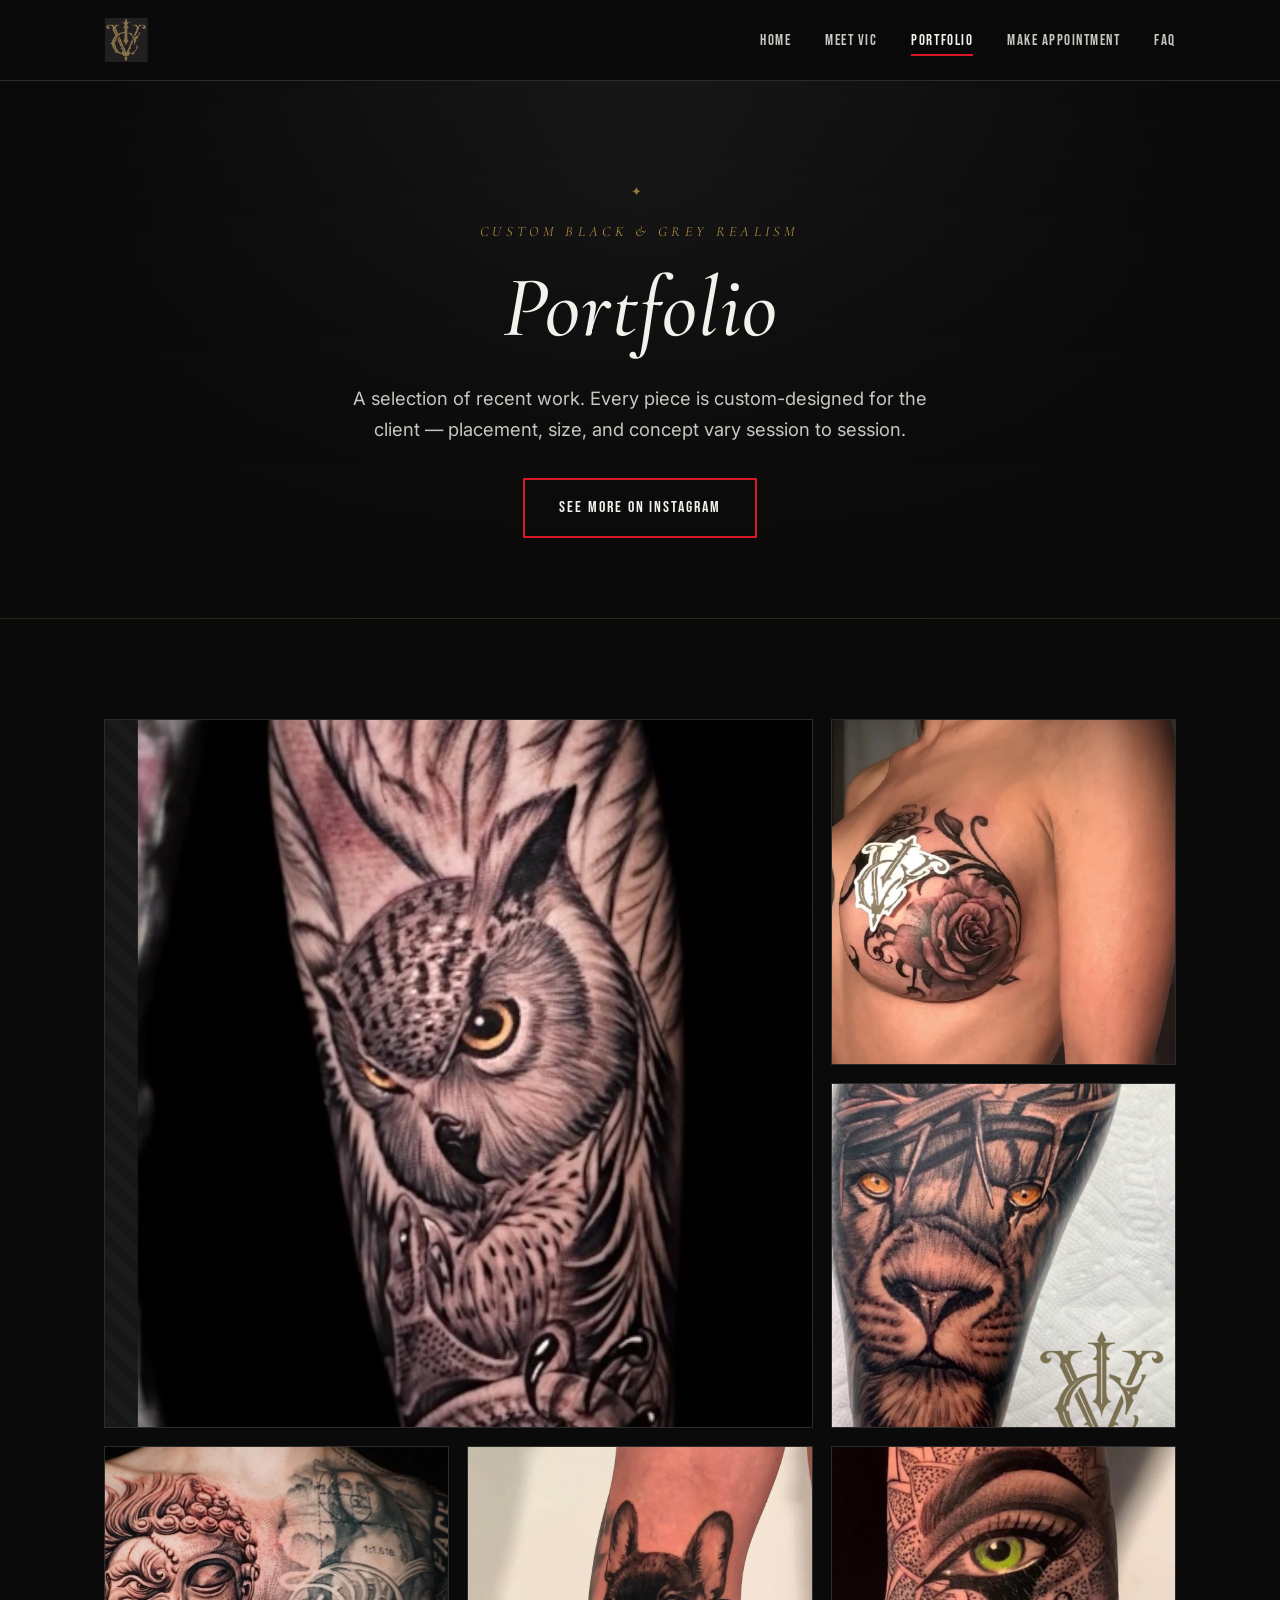
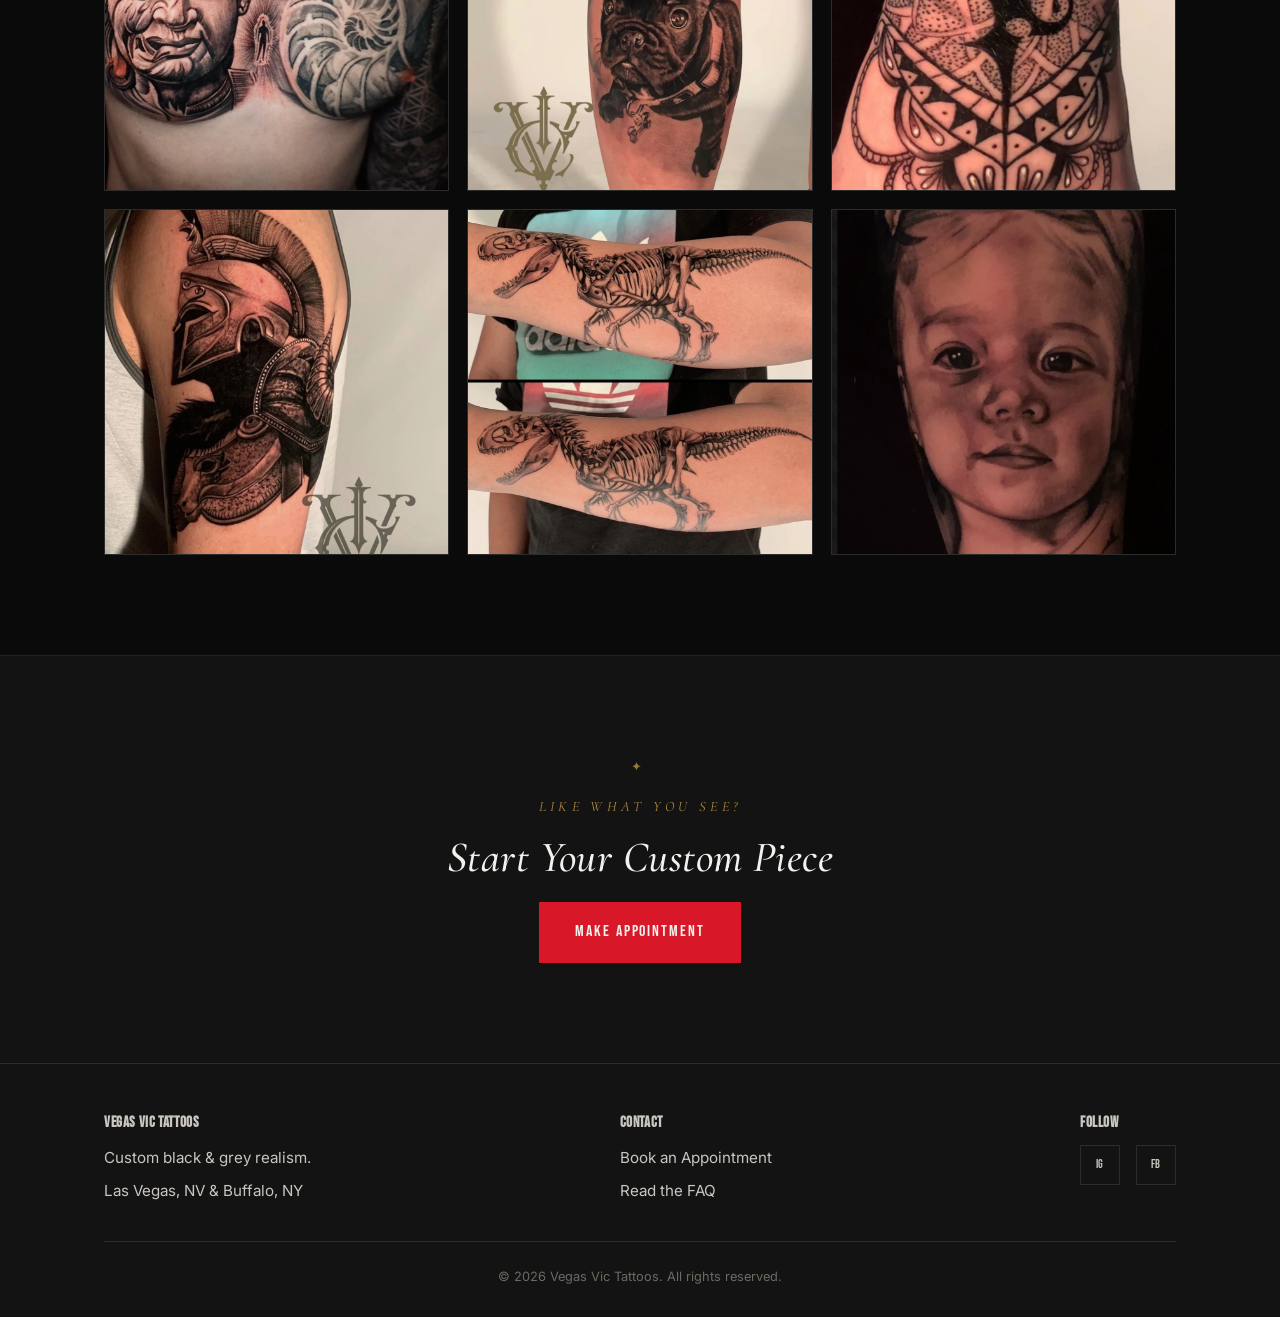
<file: portfolio.html>
<!doctype html>
<html lang="en">
<head>
<meta charset="utf-8">
<meta name="viewport" content="width=device-width, initial-scale=1">
<title>Portfolio | Vegas Vic Tattoos</title>
<meta name="description" content="Portfolio of custom black-and-grey realism tattoos by Vegas Vic, working in Las Vegas, NV and Buffalo, NY.">
<link rel="canonical" href="https://www.vegasvictattoos.com/portfolio.html">
<meta property="og:type" content="website">
<meta property="og:site_name" content="Vegas Vic Tattoos">
<meta property="og:title" content="Portfolio | Vegas Vic Tattoos">
<meta property="og:description" content="Portfolio of custom black-and-grey realism tattoos by Vegas Vic, working in Las Vegas, NV and Buffalo, NY.">
<meta property="og:url" content="https://www.vegasvictattoos.com/portfolio.html">
<meta property="og:image" content="https://www.vegasvictattoos.com/images/og-image.jpg">
<meta name="twitter:card" content="summary_large_image">
<meta name="twitter:title" content="Portfolio | Vegas Vic Tattoos">
<meta name="twitter:description" content="Portfolio of custom black-and-grey realism tattoos by Vegas Vic, working in Las Vegas, NV and Buffalo, NY.">
<meta name="twitter:image" content="https://www.vegasvictattoos.com/images/og-image.jpg">
<link rel="icon" type="image/png" href="favicon-32.png">
<link rel="icon" type="image/png" sizes="512x512" href="favicon-512.png">
<link rel="apple-touch-icon" href="apple-touch-icon.png">
<link rel="preconnect" href="https://fonts.googleapis.com">
<link rel="preconnect" href="https://fonts.gstatic.com" crossorigin>
<link href="https://fonts.googleapis.com/css2?family=Bebas+Neue&family=Cormorant+Garamond:ital,wght@0,400;0,500;0,600;1,400;1,500;1,600&family=Inter:wght@400;500;600&display=swap" rel="stylesheet">
<link rel="stylesheet" href="style.css">
</head>
<body>

<header class="site-header">
  <div class="nav-wrap">
    <a href="index.html" class="logo"><img src="VEGASVICLOGO.webp" alt="Vegas Vic Tattoos" class="logo-img"></a>
    <button class="nav-toggle" aria-label="Toggle menu"><span></span><span></span><span></span></button>
    <nav class="main-nav">
      <ul>
        <li><a href="index.html">Home</a></li>
        <li><a href="meet-vic.html">Meet Vic</a></li>
        <li><a href="portfolio.html" class="active">Portfolio</a></li>
        <li><a href="appointment.html">Make Appointment</a></li>
        <li><a href="faq.html">FAQ</a></li>
      </ul>
    </nav>
  </div>
</header>

<main>

<section class="hero" style="min-height:50vh; padding-top:100px;">
  <div class="hero-inner">
    <span class="ornament"></span>
    <p class="eyebrow">Custom Black &amp; Grey Realism</p>
    <h1>Portfolio</h1>
    <p class="lede">A selection of recent work. Every piece is custom-designed for the client — placement, size, and concept vary session to session.</p>
    <a href="https://www.instagram.com/vegasvic_tattoos/" target="_blank" rel="noopener" class="btn">See More on Instagram</a>
  </div>
</section>

<section>
  <div class="container">
    <div class="portfolio-grid reveal">
      <div class="img-frame"><img src="PORTFOLIO_1.webp" alt="Owl black and grey realism tattoo by Vegas Vic"></div>
      <div class="img-frame"><img src="PORTFOLIO_2.webp" alt="Rose chest piece tattoo by Vegas Vic"></div>
      <div class="img-frame"><img src="PORTFOLIO_3.webp" alt="Lion face black and grey tattoo by Vegas Vic"></div>
      <div class="img-frame"><img src="PORTFOLIO_4.webp" alt="Buddha and nautilus chest piece tattoo by Vegas Vic"></div>
      <div class="img-frame"><img src="PORTFOLIO_5.webp" alt="French bulldog portrait tattoo by Vegas Vic"></div>
      <div class="img-frame"><img src="PORTFOLIO_6.webp" alt="Mandala hand tattoo with eye design by Vegas Vic"></div>
      <div class="img-frame"><img src="PORTFOLIO_7.webp" alt="Spartan helmet tattoo by Vegas Vic"></div>
      <div class="img-frame"><img src="PORTFOLIO_8.webp" alt="Dinosaur skeleton tattoo by Vegas Vic"></div>
      <div class="img-frame"><img src="PORTFOLIO_9.webp" alt="Baby portrait tattoo by Vegas Vic"></div>
    </div>
  </div>
</section>

<section class="section-alt">
  <div class="container reveal" style="text-align:center;">
    <span class="ornament"></span>
    <p class="eyebrow">Like What You See?</p>
    <h2>Start Your Custom Piece</h2>
    <a href="appointment.html" class="btn btn-solid">Make Appointment</a>
  </div>
</section>

</main>

<footer class="site-footer">
  <div class="container">
    <div class="footer-inner">
      <div class="footer-col">
        <h4>Vegas Vic Tattoos</h4>
        <p>Custom black &amp; grey realism.</p>
        <p>Las Vegas, NV &amp; Buffalo, NY</p>
      </div>
      <div class="footer-col">
        <h4>Contact</h4>
        <a href="appointment.html">Book an Appointment</a>
        <a href="faq.html">Read the FAQ</a>
      </div>
      <div class="footer-col">
        <h4>Follow</h4>
        <div class="social-row">
          <a href="https://www.instagram.com/vegasvic_tattoos/" target="_blank" rel="noopener">IG</a>
          <a href="https://www.facebook.com/profile.php?id=100070552852035" target="_blank" rel="noopener">FB</a>
        </div>
      </div>
    </div>
    <div class="footer-bottom">&copy; 2026 Vegas Vic Tattoos. All rights reserved.</div>
  </div>
</footer>

<script src="script.js"></script>
</body>
</html>
</file>
<file: style.css>
/* =========================================================
   Vegas Vic Tattoos — shared stylesheet
   ========================================================= */

:root {
  --black: #0a0a0a;
  --near-black: #131313;
  --charcoal: #1c1c1c;
  --line: #2c2c2c;
  --white: #f3f1ec;
  --off-white: #c9c6bf;
  --red: #b1121e;
  --red-bright: #d81729;
  --gold: #ad8a3f;
  --font-display: 'Bebas Neue', 'Oswald', sans-serif;
  --font-serif: 'Cormorant Garamond', 'Times New Roman', serif;
  --font-body: 'Inter', 'Helvetica Neue', Arial, sans-serif;
}

* { box-sizing: border-box; margin: 0; padding: 0; }

html { scroll-behavior: smooth; }

body {
  background: var(--black);
  color: var(--white);
  font-family: var(--font-body);
  line-height: 1.65;
  -webkit-font-smoothing: antialiased;
}

img { max-width: 100%; display: block; }

a { color: inherit; text-decoration: none; }

ul { list-style: none; }

.container {
  width: 100%;
  max-width: 1120px;
  margin: 0 auto;
  padding: 0 24px;
}

h1, h2, h3, h4 {
  line-height: 1.15;
  color: var(--white);
}

h1, h2 {
  font-family: var(--font-serif);
  font-weight: 500;
  font-style: italic;
  letter-spacing: 0.01em;
  text-transform: none;
}

h3, h4 {
  font-family: var(--font-display);
  letter-spacing: 0.04em;
  text-transform: uppercase;
}

h1 { font-size: clamp(2.8rem, 7vw, 5.4rem); margin-bottom: 26px; }
h2 { font-size: clamp(1.9rem, 4vw, 2.7rem); margin-bottom: 20px; }
h3 { font-size: 1.3rem; margin-bottom: 10px; }

p { color: var(--off-white); margin-bottom: 16px; }

.eyebrow {
  display: block;
  font-family: var(--font-serif);
  font-style: italic;
  letter-spacing: 0.3em;
  text-transform: uppercase;
  color: var(--gold);
  font-size: 0.9rem;
  margin-bottom: 14px;
}

.ornament {
  display: block;
  color: var(--gold);
  font-size: 0.8rem;
  letter-spacing: 0.5em;
  margin-bottom: 18px;
  opacity: 0.85;
}

.ornament::before { content: "\2726"; }

/* ---------- Scroll reveal ---------- */
/* Content is visible by default (no-JS safe). JS adds .reveal-init to hide
   elements just before animating them in via .in-view. */

.reveal { transition: opacity 0.8s ease, transform 0.8s ease; }

.reveal.reveal-init { opacity: 0; transform: translateY(22px); }

.reveal.reveal-init.in-view { opacity: 1; transform: translateY(0); }

.btn {
  display: inline-block;
  font-family: var(--font-display);
  letter-spacing: 0.12em;
  text-transform: uppercase;
  font-size: 1rem;
  padding: 15px 34px;
  border: 2px solid var(--red-bright);
  color: var(--white);
  background: transparent;
  cursor: pointer;
  transition: background 0.2s ease, color 0.2s ease, border-color 0.2s ease;
}

.btn:hover { background: var(--red-bright); border-color: var(--red-bright); color: var(--white); }

.btn-solid {
  background: var(--red-bright);
  border-color: var(--red-bright);
}

.btn-solid:hover { background: var(--red); border-color: var(--red); }

.btn-row { display: flex; gap: 16px; flex-wrap: wrap; }

/* ---------- Header / Nav ---------- */

header.site-header {
  position: sticky;
  top: 0;
  z-index: 100;
  background: rgba(10, 10, 10, 0.92);
  backdrop-filter: blur(6px);
  border-bottom: 1px solid var(--line);
}

.nav-wrap {
  display: flex;
  align-items: center;
  justify-content: space-between;
  padding: 18px 24px;
  max-width: 1120px;
  margin: 0 auto;
}

.logo {
  font-family: var(--font-display);
  font-size: 1.6rem;
  letter-spacing: 0.08em;
  text-transform: uppercase;
  color: var(--white);
  display: flex;
  align-items: center;
}

.logo span { color: var(--red-bright); }

.logo-img {
  height: 44px;
  width: auto;
  display: block;
}

nav.main-nav ul {
  display: flex;
  gap: 34px;
}

nav.main-nav a {
  font-family: var(--font-display);
  letter-spacing: 0.1em;
  text-transform: uppercase;
  font-size: 0.95rem;
  color: var(--off-white);
  padding-bottom: 4px;
  border-bottom: 2px solid transparent;
  transition: color 0.2s ease, border-color 0.2s ease;
}

nav.main-nav a:hover,
nav.main-nav a.active {
  color: var(--white);
  border-color: var(--red-bright);
}

.nav-toggle {
  display: none;
  flex-direction: column;
  gap: 5px;
  background: none;
  border: none;
  cursor: pointer;
  padding: 6px;
}

.nav-toggle span {
  width: 26px;
  height: 2px;
  background: var(--white);
  display: block;
}

/* ---------- Hero ---------- */

.hero {
  position: relative;
  min-height: 86vh;
  display: flex;
  align-items: center;
  justify-content: center;
  text-align: center;
  padding: 120px 24px 80px;
  background:
    linear-gradient(180deg, rgba(10,10,10,0.55) 0%, rgba(10,10,10,0.85) 65%, var(--black) 100%),
    radial-gradient(circle at 50% 20%, #2a2a2a 0%, #0a0a0a 70%);
  border-bottom: 1px solid rgba(173, 138, 63, 0.18);
  overflow: hidden;
}

.hero-inner { max-width: 760px; }

/* Side-by-side hero (used on Home): text on the left, video card on the right */

.hero-split {
  display: grid;
  grid-template-columns: 1.15fr 0.85fr;
  gap: 56px;
  align-items: center;
  text-align: left;
  width: 100%;
  max-width: 1080px;
}

.hero.hero .hero-split .cities,
.hero-split .btn-row {
  justify-content: flex-start;
}

.hero-split .lede {
  margin: 0 0 34px;
  max-width: 520px;
}

@media (max-width: 860px) {
  .hero-split {
    grid-template-columns: 1fr;
    text-align: center;
    gap: 34px;
  }
  .hero.hero .hero-split .cities,
  .hero-split .btn-row {
    justify-content: center;
  }
  .hero-split .lede { margin: 0 auto 34px; }
}

/* Vertical reel/video card shown within the hero (source clip is portrait 9:16,
   so it's framed as a card rather than forced into a full-bleed landscape crop) */

.reel-frame {
  width: 100%;
  max-width: 320px;
  aspect-ratio: 9 / 16;
  margin: 8px auto 0;
  border: 1px solid rgba(173, 138, 63, 0.4);
  overflow: hidden;
  background: var(--near-black);
}

.reel-frame video {
  width: 100%;
  height: 100%;
  object-fit: cover;
  display: block;
}

.hero .cities {
  display: flex;
  gap: 8px;
  justify-content: center;
  margin: 22px 0 32px;
  flex-wrap: wrap;
}

.city-badge {
  font-family: var(--font-serif);
  font-style: italic;
  letter-spacing: 0.06em;
  font-size: 0.95rem;
  color: var(--gold);
  cursor: default;
}

.city-badge + .city-badge {
  margin-left: 6px;
}

.city-badge + .city-badge::before {
  content: "\2022";
  margin-right: 10px;
  color: var(--gold);
  opacity: 0.7;
}

.hero p.lede {
  font-size: 1.15rem;
  color: var(--off-white);
  max-width: 600px;
  margin: 0 auto 34px;
}

/* ---------- Sections ---------- */

section { padding: 100px 0; border-bottom: 1px solid rgba(173, 138, 63, 0.18); }
section:last-of-type { border-bottom: none; }

.section-alt { background: var(--near-black); }

.section-head { text-align: center; max-width: 640px; margin: 0 auto 50px; }
.section-head p { color: var(--off-white); }

.two-col {
  display: grid;
  grid-template-columns: 1fr 1fr;
  gap: 60px;
  align-items: center;
}

.stat-row {
  display: flex;
  gap: 50px;
  flex-wrap: wrap;
  margin-top: 20px;
}

.stat { text-align: left; }
.stat .num {
  font-family: var(--font-display);
  font-size: 2.4rem;
  color: var(--red-bright);
  display: block;
}
.stat .label {
  font-size: 0.85rem;
  letter-spacing: 0.08em;
  text-transform: uppercase;
  color: var(--off-white);
}

/* Placeholder image block (swap for real photos) */

.img-frame {
  position: relative;
  width: 100%;
  aspect-ratio: 4 / 5;
  background:
    repeating-linear-gradient(45deg, #1a1a1a, #1a1a1a 10px, #161616 10px, #161616 20px);
  border: 1px solid var(--line);
  display: flex;
  align-items: center;
  justify-content: center;
  overflow: hidden;
}

.img-frame img {
  width: 100%;
  height: 100%;
  object-fit: cover;
  transition: transform 0.6s ease;
}

.img-frame:hover img { transform: scale(1.06); }

.img-frame .placeholder-label {
  font-family: var(--font-display);
  letter-spacing: 0.1em;
  text-transform: uppercase;
  font-size: 0.85rem;
  color: var(--off-white);
  text-align: center;
  padding: 12px;
}

/* ---------- Video frame ---------- */

.video-section { padding-top: 0; padding-bottom: 0; border-bottom: none; }

.video-frame {
  position: relative;
  width: 100%;
  aspect-ratio: 16 / 9;
  background: repeating-linear-gradient(45deg, #1a1a1a, #1a1a1a 10px, #161616 10px, #161616 20px);
  border: 1px solid var(--line);
  display: flex;
  flex-direction: column;
  align-items: center;
  justify-content: center;
  overflow: hidden;
}

.video-frame video,
.video-frame iframe {
  width: 100%;
  height: 100%;
  object-fit: cover;
  border: none;
}

.video-frame .play-icon {
  width: 68px;
  height: 68px;
  border: 2px solid var(--red-bright);
  border-radius: 50%;
  display: flex;
  align-items: center;
  justify-content: center;
  margin-bottom: 16px;
}

.video-frame .play-icon::after {
  content: "";
  border-left: 16px solid var(--red-bright);
  border-top: 10px solid transparent;
  border-bottom: 10px solid transparent;
  margin-left: 4px;
}

/* ---------- Portfolio grid ---------- */

.portfolio-grid {
  display: grid;
  grid-template-columns: repeat(3, 1fr);
  grid-auto-rows: 1fr;
  gap: 18px;
}

.portfolio-grid .img-frame { aspect-ratio: 1 / 1; }

/* One larger tile breaks the rigid grid for a more organic, gallery-wall feel */
.portfolio-grid .img-frame:nth-child(1) { grid-column: span 2; grid-row: span 2; aspect-ratio: auto; }

@media (max-width: 720px) {
  .portfolio-grid .img-frame:nth-child(1) {
    grid-column: span 1;
    grid-row: span 1;
    aspect-ratio: 1 / 1;
  }
}

.mini-grid {
  display: grid;
  grid-template-columns: repeat(3, 1fr);
  gap: 16px;
  max-width: 820px;
  margin: 0 auto;
}

.mini-grid .img-frame { aspect-ratio: 1 / 1; }

@media (max-width: 720px) {
  .portfolio-grid { grid-template-columns: repeat(2, 1fr); }
  .mini-grid { grid-template-columns: repeat(2, 1fr); }
}

/* Form flanked by a small image gallery (used on Make Appointment) */

.form-layout {
  display: grid;
  grid-template-columns: 1.3fr 0.7fr;
  gap: 50px;
  align-items: start;
}

.side-gallery {
  display: grid;
  gap: 16px;
}

.side-gallery .img-frame { aspect-ratio: 1 / 1; }

@media (max-width: 860px) {
  .form-layout { grid-template-columns: 1fr; }
  .side-gallery { grid-template-columns: repeat(3, 1fr); }
}

.portfolio-note {
  text-align: center;
  max-width: 620px;
  margin: 40px auto 0;
  padding: 18px 22px;
  border: 1px dashed var(--line);
  color: var(--off-white);
  font-size: 0.92rem;
}

/* ---------- FAQ ---------- */

.faq-item {
  border-bottom: 1px solid var(--line);
  padding: 26px 0;
}

.faq-item::after { content: ""; display: table; clear: both; }

.faq-img {
  float: right;
  width: 200px;
  aspect-ratio: 1 / 1;
  margin: 6px 0 16px 24px;
  border: 1px solid rgba(173, 138, 63, 0.4);
  overflow: hidden;
}

.faq-img.left { float: left; margin: 6px 24px 16px 0; }

.faq-img img { width: 100%; height: 100%; object-fit: cover; display: block; }

@media (max-width: 600px) {
  .faq-img, .faq-img.left {
    float: none;
    width: 100%;
    max-width: 280px;
    margin: 0 auto 18px;
  }
}

.faq-item h3 {
  color: var(--red-bright);
  margin-bottom: 14px;
  font-size: 1.15rem;
}

.faq-item ul { margin: 10px 0 10px 4px; }
.faq-item ul li {
  color: var(--off-white);
  padding-left: 18px;
  position: relative;
  margin-bottom: 8px;
}
.faq-item ul li::before {
  content: "\2014";
  position: absolute;
  left: 0;
  color: var(--red-bright);
}

/* ---------- Form ---------- */

form.contact-form {
  max-width: 640px;
  margin: 0 auto;
}

.form-row {
  display: grid;
  grid-template-columns: 1fr 1fr;
  gap: 20px;
}

.field { margin-bottom: 22px; }

.field label {
  display: block;
  font-family: var(--font-display);
  letter-spacing: 0.08em;
  text-transform: uppercase;
  font-size: 0.85rem;
  color: var(--off-white);
  margin-bottom: 8px;
}

.field input,
.field select,
.field textarea {
  width: 100%;
  background: var(--near-black);
  border: 1px solid var(--line);
  color: var(--white);
  font-family: var(--font-body);
  font-size: 1rem;
  padding: 13px 14px;
}

.field input:focus,
.field select:focus,
.field textarea:focus {
  outline: none;
  border-color: var(--red-bright);
}

.field textarea { resize: vertical; min-height: 140px; }

.required-note { font-size: 0.85rem; color: var(--off-white); margin-bottom: 26px; }

.form-status {
  margin-top: 18px;
  font-size: 0.95rem;
  color: var(--gold);
  display: none;
}

/* ---------- Footer ---------- */

footer.site-footer {
  background: var(--near-black);
  border-top: 1px solid var(--line);
  padding: 50px 0 30px;
}

.footer-inner {
  display: flex;
  justify-content: space-between;
  flex-wrap: wrap;
  gap: 30px;
  margin-bottom: 30px;
}

.footer-col h4 {
  font-size: 0.95rem;
  color: var(--off-white);
  margin-bottom: 14px;
}

.footer-col a, .footer-col p {
  display: block;
  color: var(--off-white);
  font-size: 0.95rem;
  margin-bottom: 8px;
}

.footer-col a:hover { color: var(--red-bright); }

.social-row { display: flex; gap: 16px; }

.social-row a {
  border: 1px solid var(--line);
  width: 40px;
  height: 40px;
  display: flex;
  align-items: center;
  justify-content: center;
  font-family: var(--font-display);
  letter-spacing: 0.05em;
  font-size: 0.75rem;
  transition: border-color 0.2s ease, color 0.2s ease;
}

.social-row a:hover { border-color: var(--red-bright); color: var(--red-bright); }

.footer-bottom {
  text-align: center;
  font-size: 0.8rem;
  color: #6d6a63;
  padding-top: 24px;
  border-top: 1px solid var(--line);
}

/* ---------- Responsive ---------- */

@media (max-width: 860px) {
  .two-col { grid-template-columns: 1fr; gap: 40px; }
  .form-row { grid-template-columns: 1fr; }
}

@media (max-width: 720px) {
  nav.main-nav {
    position: fixed;
    top: 68px;
    left: 0;
    right: 0;
    bottom: 0;
    background: var(--black);
    display: none;
    padding: 30px 24px;
    overflow-y: auto;
  }
  nav.main-nav.open { display: block; }
  nav.main-nav ul { flex-direction: column; gap: 26px; }
  nav.main-nav a { display: inline-block; padding: 6px 0; }
  .nav-toggle {
    display: flex;
    width: 44px;
    height: 44px;
    align-items: center;
    justify-content: center;
  }
  section { padding: 56px 0; }
  .hero { padding: 100px 20px 56px; min-height: auto; }
  .portfolio-grid { grid-template-columns: repeat(2, 1fr); gap: 12px; }
  .mini-grid { grid-template-columns: repeat(2, 1fr); gap: 12px; }
  .btn { width: 100%; text-align: center; }
  .btn-row { flex-direction: column; }
  .btn-row .btn { width: 100%; }
  .footer-inner { flex-direction: column; gap: 34px; }
}

@media (max-width: 420px) {
  .portfolio-grid { grid-template-columns: repeat(2, 1fr); }
  .mini-grid { grid-template-columns: 1fr 1fr; }
  .city-badge { font-size: 0.85rem; }
}
</file>
